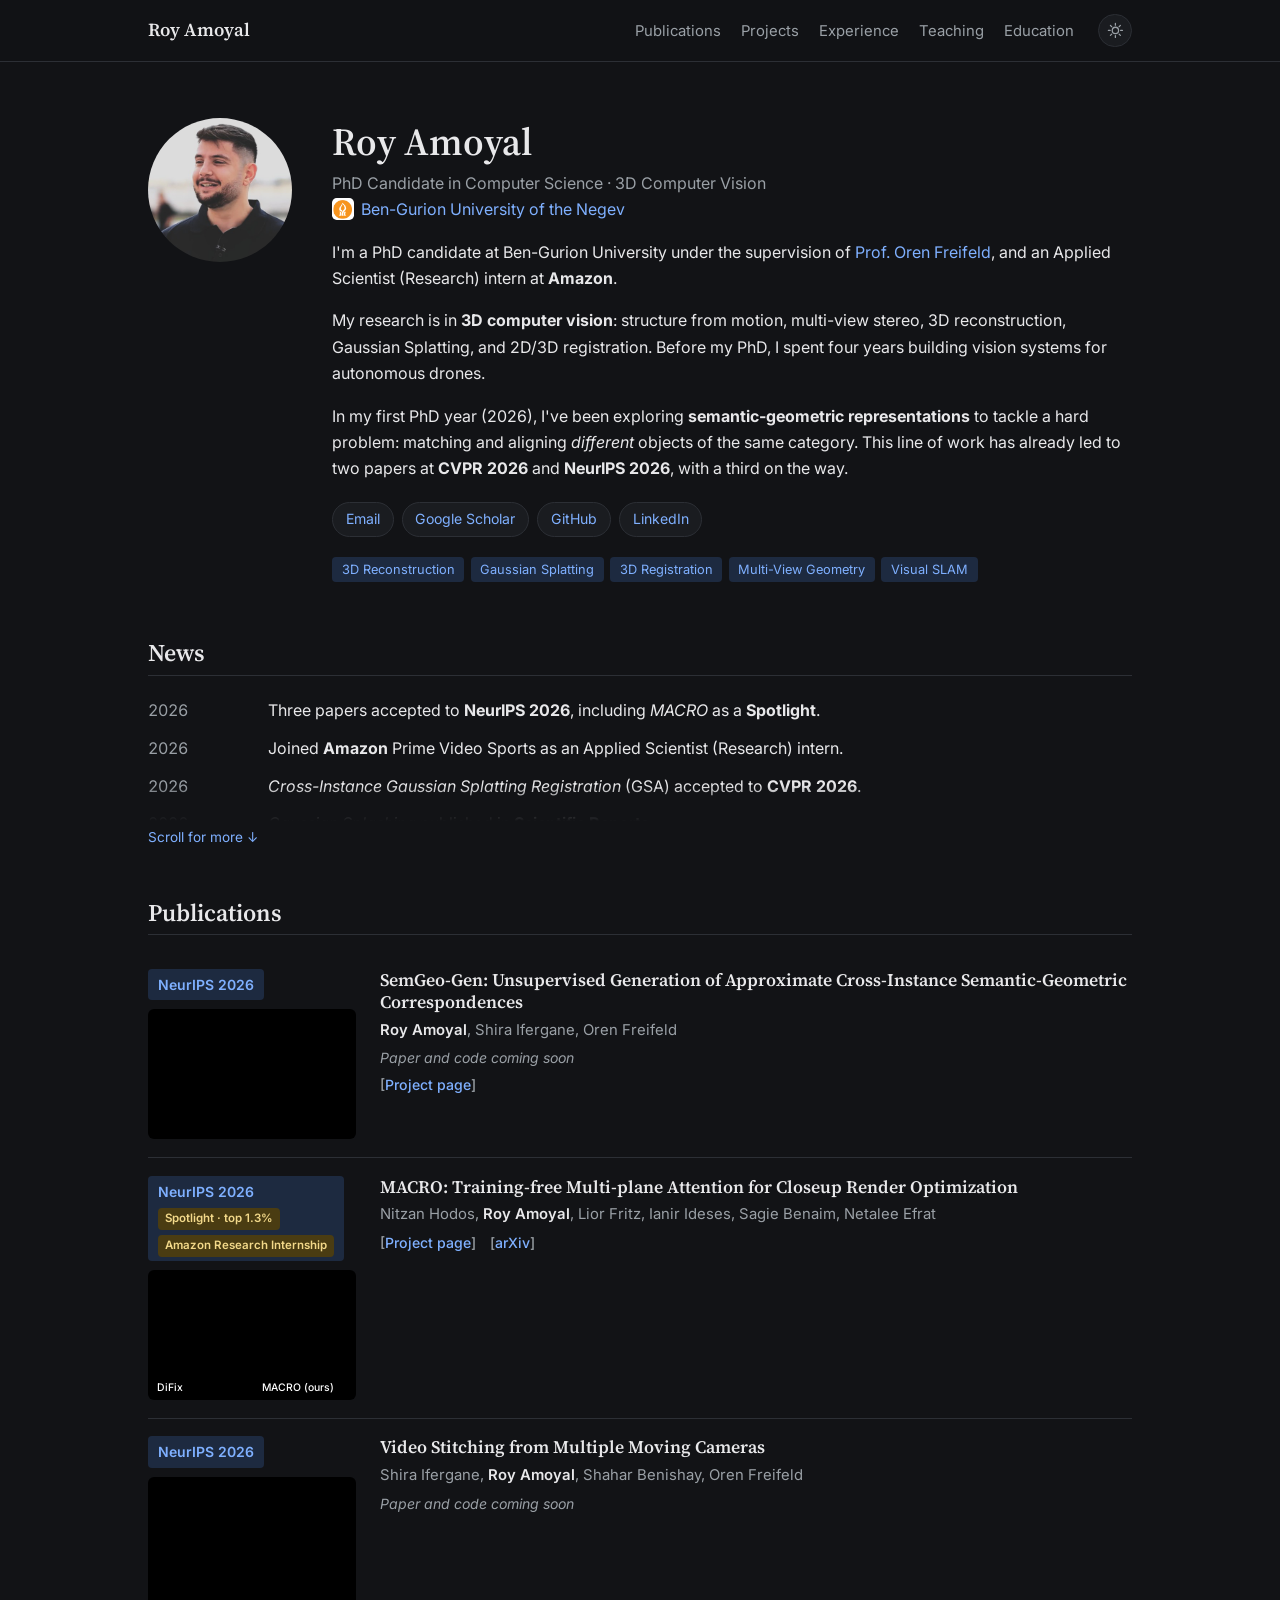
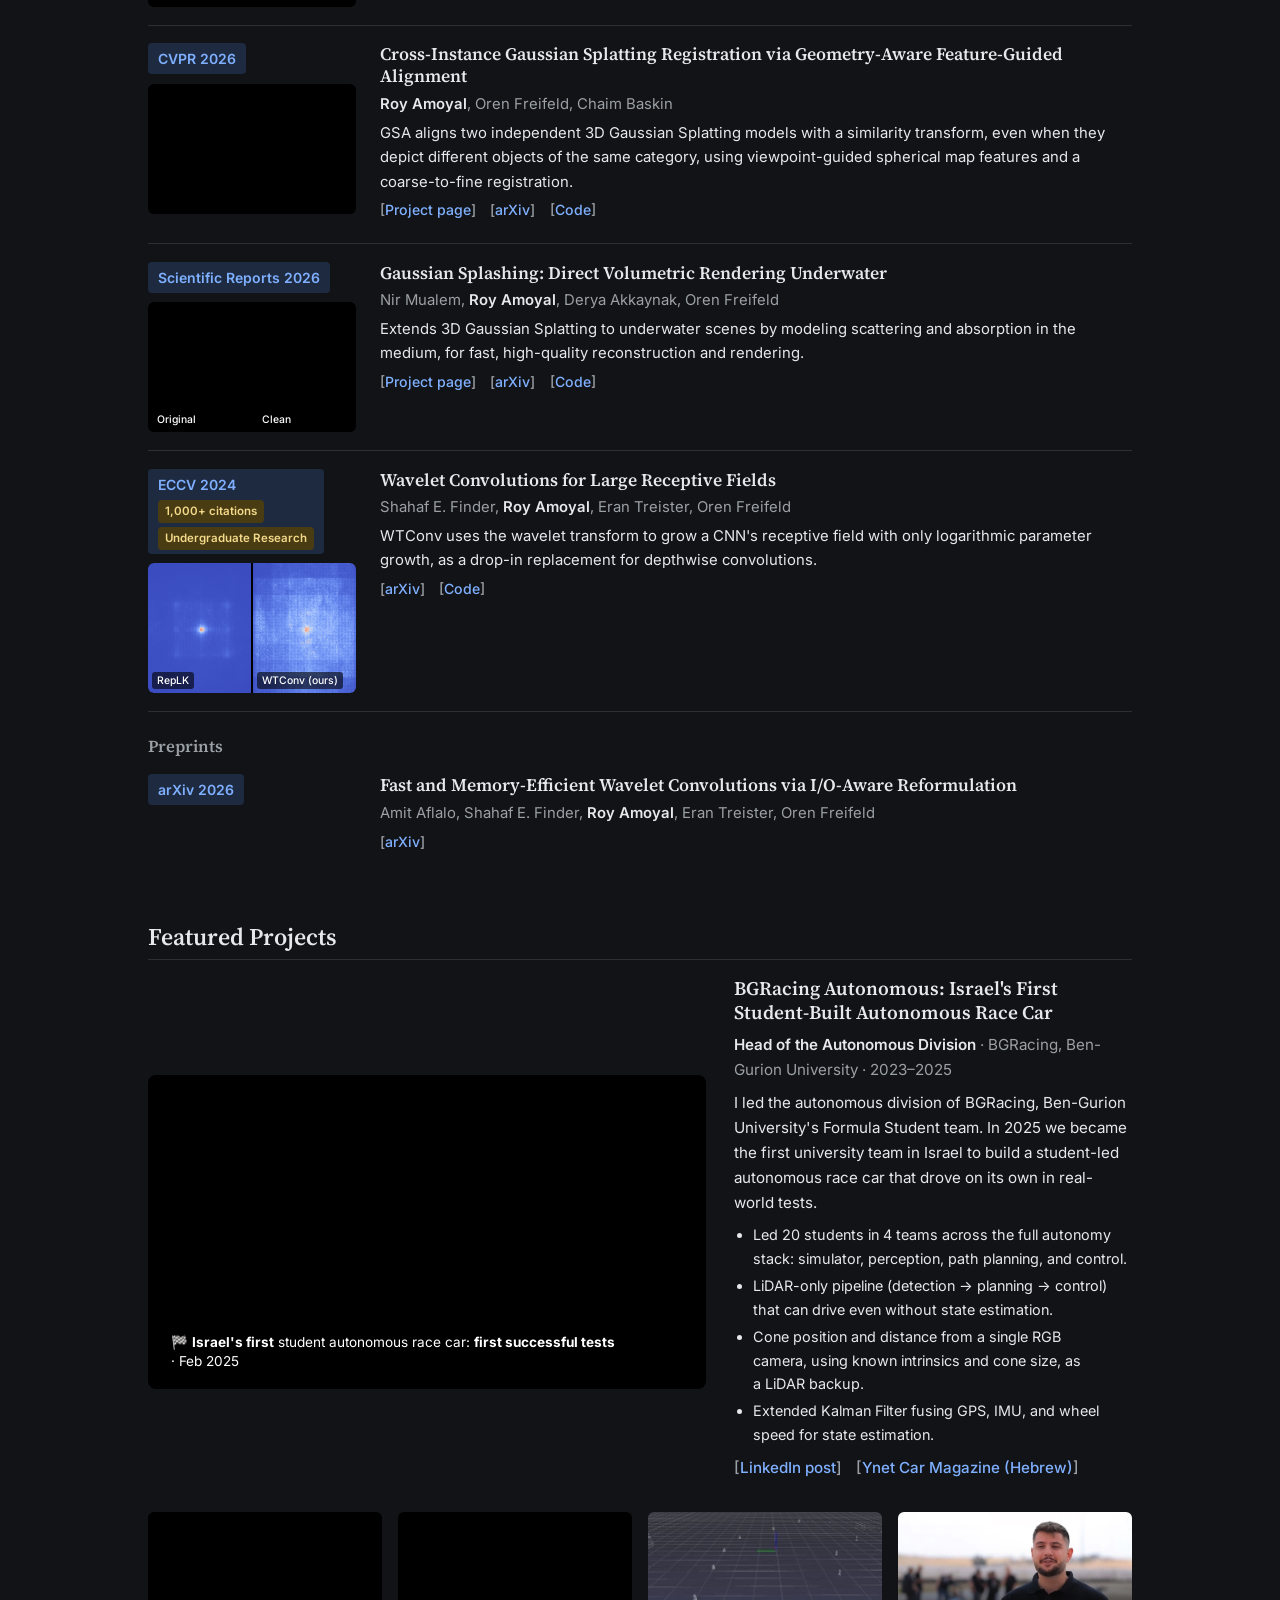
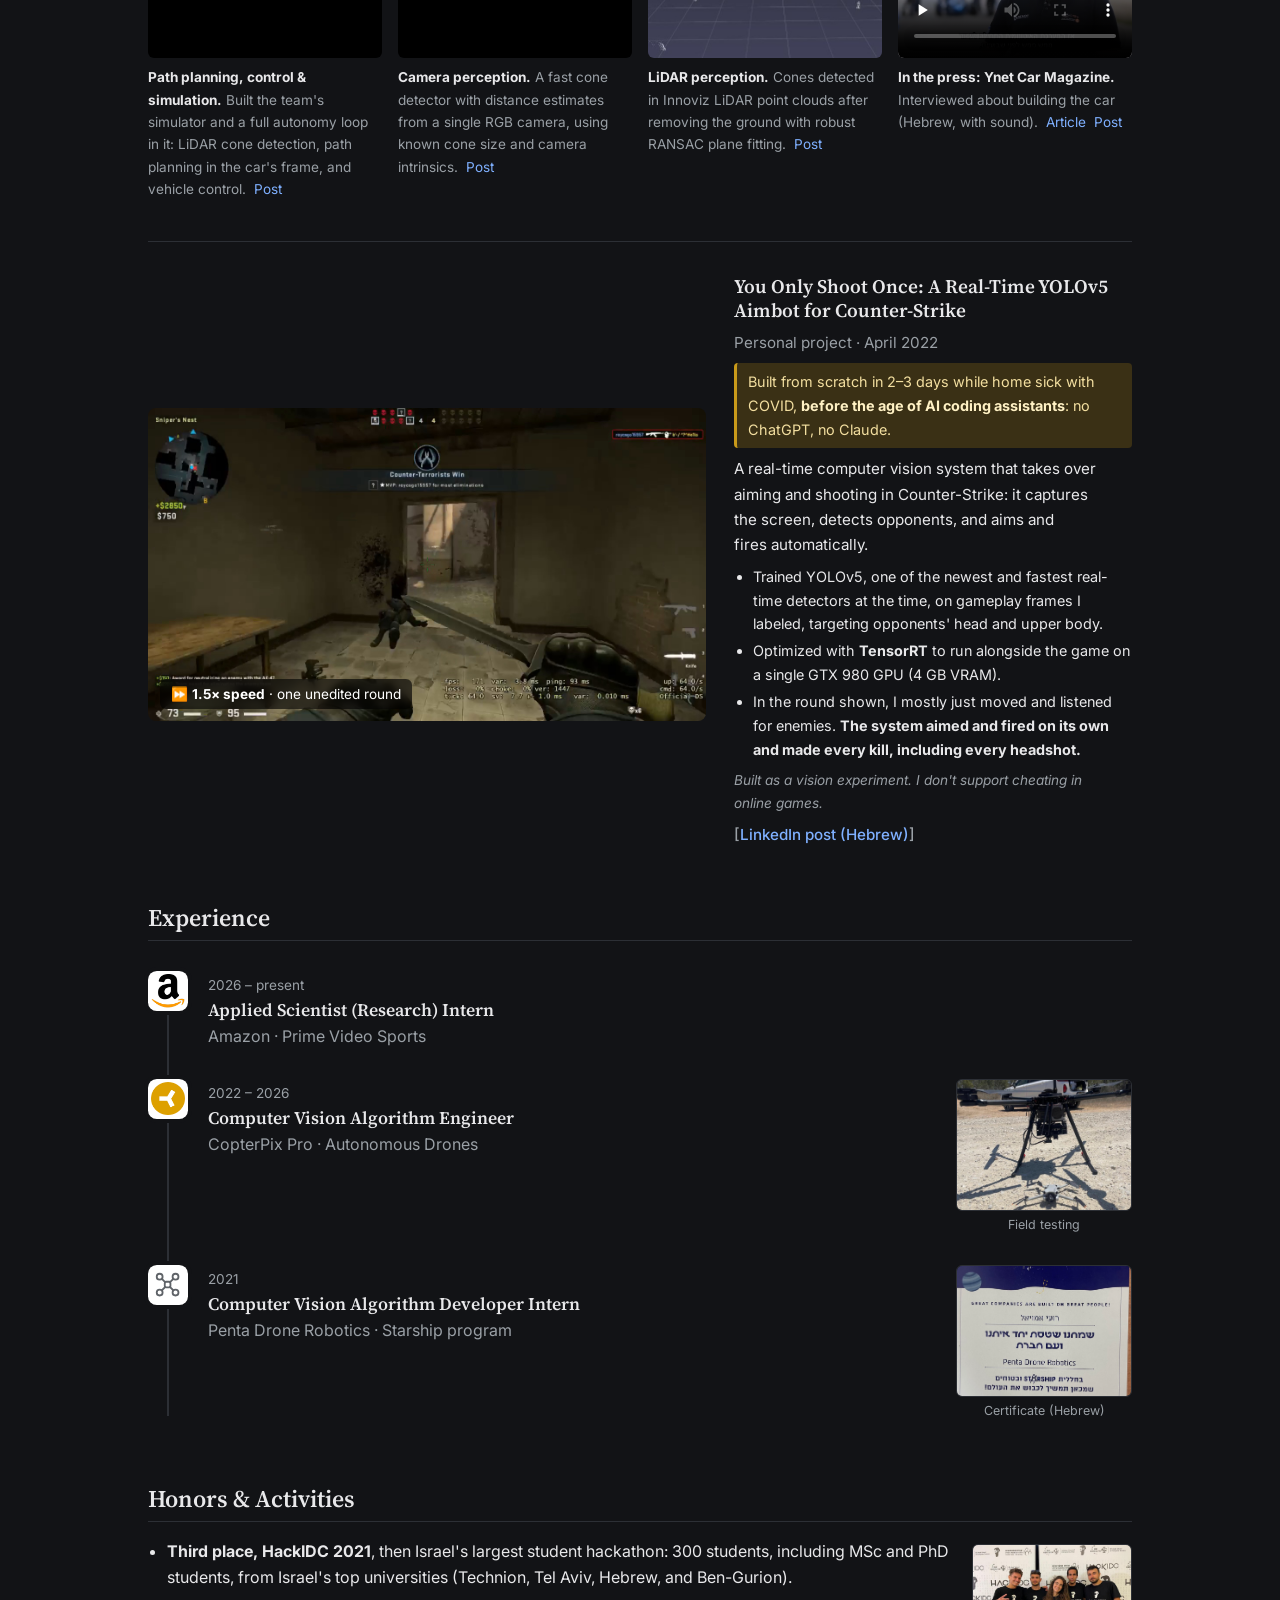
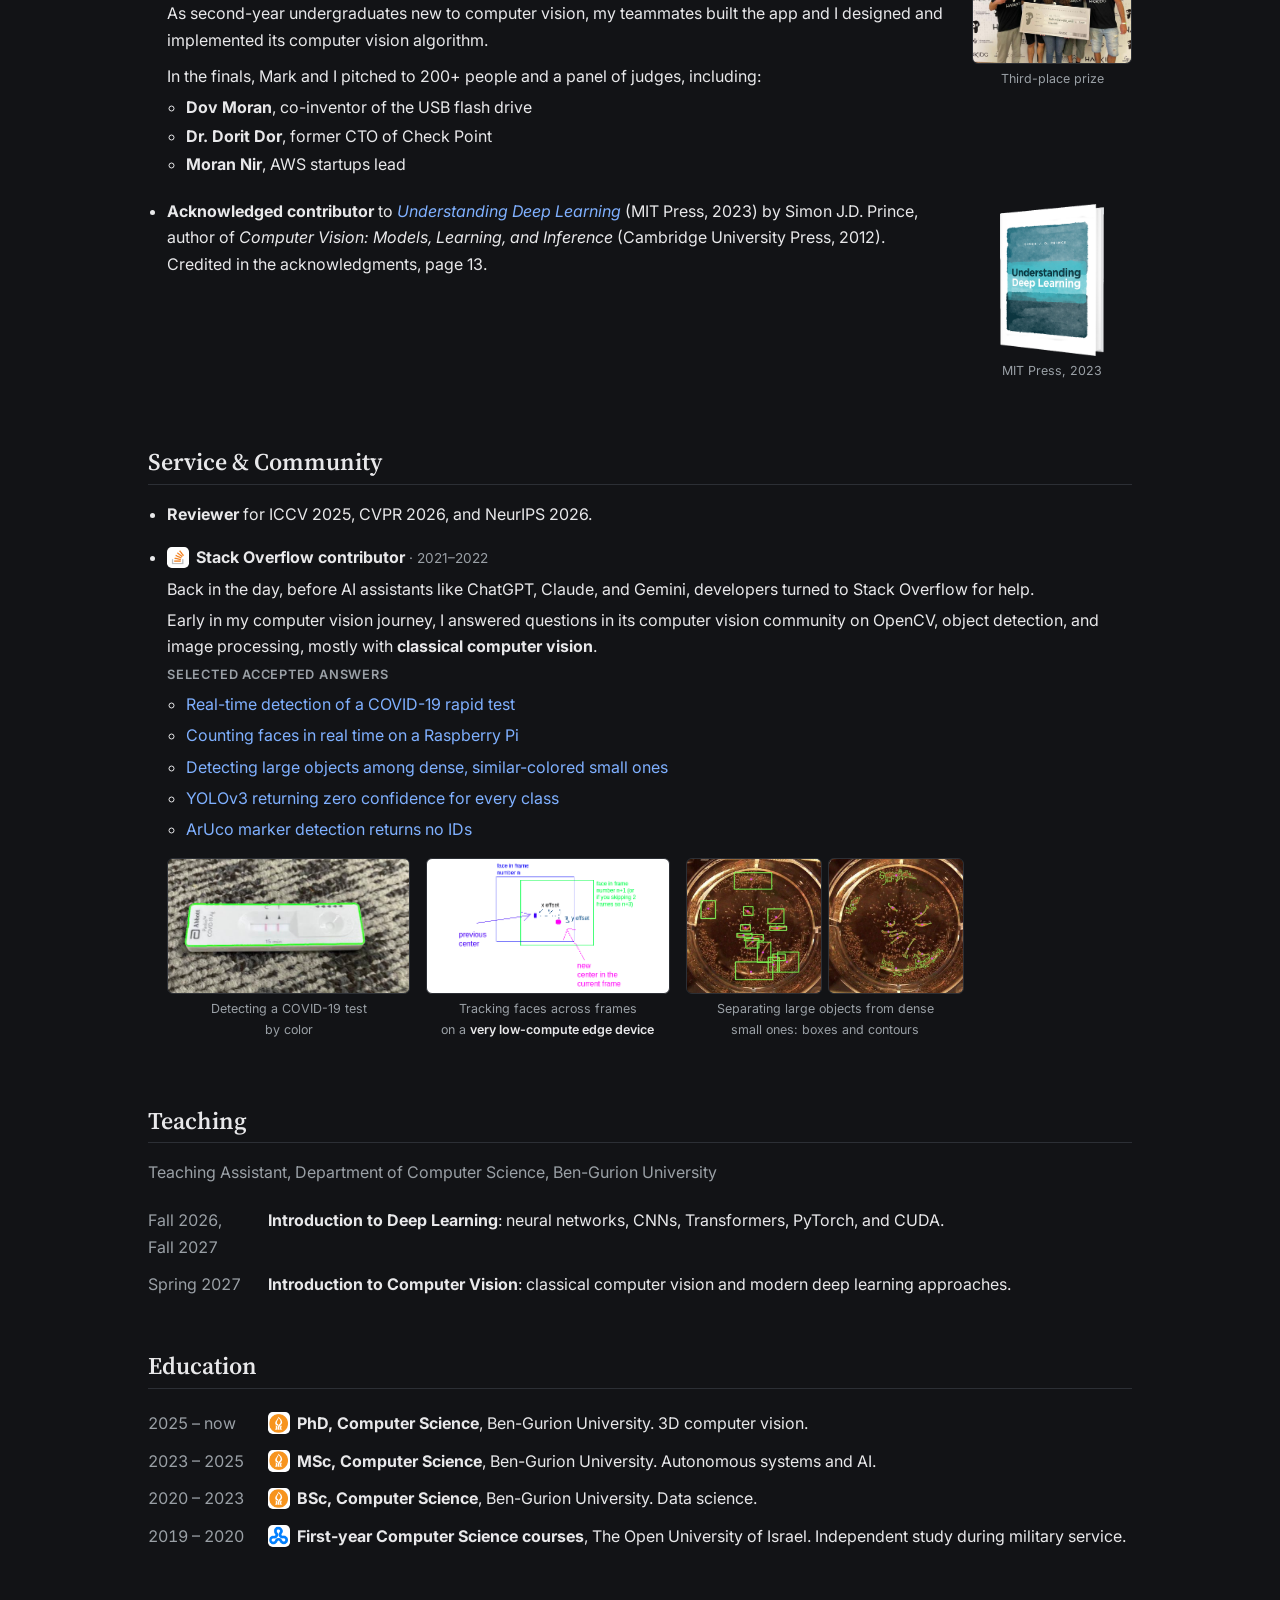
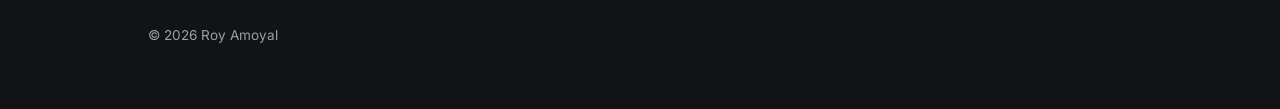
<file: index.html>
<!doctype html>
<html lang="en" data-theme="dark">
<head>
  <meta charset="utf-8">
  <meta name="viewport" content="width=device-width, initial-scale=1">
  <title>Roy Amoyal</title>
  <meta name="description" content="Roy Amoyal — PhD candidate in 3D Computer Vision at Ben-Gurion University. Gaussian Splatting, 3D registration, and reconstruction.">
  <link rel="preconnect" href="https://fonts.googleapis.com">
  <link rel="preconnect" href="https://fonts.gstatic.com" crossorigin>
  <link href="https://fonts.googleapis.com/css2?family=Inter:wght@400;500;600&family=Source+Serif+4:opsz,wght@8..60,500;8..60,600&display=swap" rel="stylesheet">
  <script>
    // Apply a saved light/dark choice before the page draws, to avoid a flash.
    try { const t = localStorage.getItem('theme'); if (t) document.documentElement.dataset.theme = t; } catch (e) {}
  </script>
  <link rel="stylesheet" href="style.css?v=25">
  <script>
    // Google Analytics and Microsoft Clarity: run only on the live site, not on local copies.
    if (location.hostname === 'royamoyal.github.io') {
      const ga = document.createElement('script');
      ga.async = true;
      ga.src = 'https://www.googletagmanager.com/gtag/js?id=G-GLL4VV46KW';
      document.head.appendChild(ga);
      window.dataLayer = window.dataLayer || [];
      window.gtag = function () { dataLayer.push(arguments); };
      gtag('js', new Date());
      gtag('config', 'G-GLL4VV46KW');

      // Microsoft Clarity (visit recordings and heatmaps).
      (function (c, l, a, r, i, t, y) {
        c[a] = c[a] || function () { (c[a].q = c[a].q || []).push(arguments); };
        t = l.createElement(r); t.async = 1; t.src = 'https://www.clarity.ms/tag/' + i;
        y = l.getElementsByTagName(r)[0]; y.parentNode.insertBefore(t, y);
      })(window, document, 'clarity', 'script', 'ysxqgvgo44');
    }
  </script>
</head>
<body>
  <header class="site-header">
    <nav class="wrap nav">
      <a class="brand" href="#"><img class="brand-avatar" src="profile.jpg" alt="" width="30" height="30">Roy Amoyal</a>
      <ul>
        <li><a href="#publications">Publications</a></li>
        <li><a href="#projects">Projects</a></li>
        <li><a href="#experience">Experience</a></li>
        <li><a href="#teaching">Teaching</a></li>
        <li><a href="#education">Education</a></li>
      </ul>
      <button class="theme-toggle" type="button" aria-label="Switch to light mode">
        <svg class="icon-sun" viewBox="0 0 24 24" aria-hidden="true"><circle cx="12" cy="12" r="4.5"/><path d="M12 2v2.5M12 19.5V22M2 12h2.5M19.5 12H22M4.9 4.9l1.8 1.8M17.3 17.3l1.8 1.8M4.9 19.1l1.8-1.8M17.3 6.7l1.8-1.8"/></svg>
        <svg class="icon-moon" viewBox="0 0 24 24" aria-hidden="true"><path d="M20.5 14.5A8.5 8.5 0 0 1 9.5 3.5a8.5 8.5 0 1 0 11 11z"/></svg>
      </button>
    </nav>
  </header>

  <main class="wrap">
    <section id="about" class="hero">
      <img class="avatar" src="profile.jpg" alt="Roy Amoyal">
      <div class="hero-text">
        <h1>Roy Amoyal</h1>
        <p class="role">PhD Candidate in Computer Science &middot; 3D Computer Vision<br>
          <img class="logo" src="logo_bgu.png" alt="" width="22" height="22"><a href="https://www.bgu.ac.il/en/" target="_blank" rel="noopener">Ben-Gurion University of the Negev</a></p>
        <p>
          I'm a PhD candidate at Ben-Gurion University under the supervision of
          <a href="https://www.orenfreifeld.com/" target="_blank" rel="noopener">Prof. Oren Freifeld</a>,
          and an Applied Scientist (Research) intern at <strong>Amazon</strong>.
        </p>
        <p>
          My research is in <strong>3D computer vision</strong>: structure from motion, multi-view stereo,
          3D reconstruction, Gaussian Splatting, and 2D/3D registration. Before my PhD, I spent four years
          building vision systems for autonomous drones.
        </p>
        <p>
          In my first PhD year (2026), I've been exploring <strong>semantic-geometric representations</strong> to tackle
          a hard problem: matching and aligning <em>different</em> objects of the same category. This line of
          work has already led to two papers at <strong>CVPR 2026</strong> and <strong>NeurIPS 2026</strong>,
          with a third on the way.
        </p>



        <ul class="links">
          <li><a href="mailto:roy15957@gmail.com">Email</a></li>
          <li><a href="https://scholar.google.com/citations?user=basR76gAAAAJ" target="_blank" rel="noopener">Google Scholar</a></li>
          <li><a href="https://github.com/RoyAmoyal" target="_blank" rel="noopener">GitHub</a></li>
          <li><a href="https://www.linkedin.com/in/roy-amoyal/" target="_blank" rel="noopener">LinkedIn</a></li>
          <!-- <li><a href="cv.pdf" target="_blank" rel="noopener">CV</a></li> -->
        </ul>
        <p class="interests">
          <span>3D Reconstruction</span><span>Gaussian Splatting</span><span>3D Registration</span>
          <span>Multi-View Geometry</span><span>Visual SLAM</span>
        </p>
      </div>
    </section>

    <section id="news">
      <h2>News</h2>
      <ul class="timeline news-scroll" tabindex="0" aria-label="News, scroll for older items">
        <li><time>2026</time> <span>Three papers accepted to <strong>NeurIPS 2026</strong>, including <em>MACRO</em> as a <strong>Spotlight</strong>.</span></li>
        <li><time>2026</time> <span>Joined <strong>Amazon</strong> Prime Video Sports as an Applied Scientist (Research) intern.</span></li>
        <li><time>2026</time> <span><em>Cross-Instance Gaussian Splatting Registration</em> (GSA) accepted to <strong>CVPR 2026</strong>.</span></li>
        <li><time>2026</time> <span><em>Gaussian Splashing</em> published in <strong>Scientific Reports</strong>.</span></li>
        <li><time>2024</time> <span><em>Wavelet Convolutions for Large Receptive Fields</em> (WTConv) published at <strong>ECCV 2024</strong>. It has since passed 1,000 citations.</span></li>
      </ul>
      <button class="news-more" type="button">Scroll for more &darr;</button>
    </section>

    <section id="publications">
      <h2>Publications</h2>

      <article class="pub">
        <div class="pub-side">
          <div class="pub-venue">NeurIPS 2026</div>
          <div class="pub-video"><video style="object-fit: cover" src="semgeo_web.mp4" autoplay muted loop playsinline aria-label="SemGeo-Gen: correspondences between two airplanes, then two cars, of the same category"></video></div>
        </div>
        <div>
          <h3>SemGeo-Gen: Unsupervised Generation of Approximate Cross-Instance Semantic-Geometric Correspondences</h3>
          <p class="authors"><b>Roy Amoyal</b>, Shira Ifergane, Oren Freifeld</p>
          <p class="soon">Paper and code coming soon</p>
          <p class="pub-links">
            <a href="https://bgu-cs-vil.github.io/SemGeo-Gen/" target="_blank" rel="noopener">Project page</a>
          </p>
        </div>
      </article>

      <article class="pub">
        <div class="pub-side">
          <div class="pub-venue">NeurIPS 2026<span class="badge">Spotlight &middot; top 1.3%</span><span class="badge">Amazon Research Internship</span></div>
          <div class="pub-video pub-compare" data-sync>
            <figure><video src="macro_difix_web.mp4" autoplay muted playsinline preload="auto" aria-label="DiFix render"></video><figcaption>DiFix</figcaption></figure>
            <figure><video src="macro_web.mp4" autoplay muted playsinline preload="auto" aria-label="MACRO render"></video><figcaption>MACRO (ours)</figcaption></figure>
          </div>
        </div>
        <div>
          <h3>MACRO: Training-free Multi-plane Attention for Closeup Render Optimization</h3>
          <p class="authors">Nitzan Hodos, <b>Roy Amoyal</b>, Lior Fritz, Ianir Ideses, Sagie Benaim, Netalee Efrat</p>
          <p class="pub-links">
            <a href="https://nitzanhod.github.io/MACRO/" target="_blank" rel="noopener">Project page</a>
            <a href="https://arxiv.org/abs/2607.03875" target="_blank" rel="noopener">arXiv</a>
          </p>
        </div>
      </article>

      <article class="pub">
        <div class="pub-side">
          <div class="pub-venue">NeurIPS 2026</div>
          <div class="pub-video"><video src="mvis.mp4" autoplay muted loop playsinline aria-label="Video stitching from multiple moving cameras demo"></video></div>
        </div>
        <div>
          <h3>Video Stitching from Multiple Moving Cameras</h3>
          <p class="authors">Shira Ifergane, <b>Roy Amoyal</b>, Shahar Benishay, Oren Freifeld</p>
          <p class="soon">Paper and code coming soon</p>
        </div>
      </article>

      <article class="pub">
        <div class="pub-side">
          <div class="pub-venue">CVPR 2026</div>
          <div class="pub-video"><video class="crop" style="--top: 13.5%; --bottom: 0%; --zoom: 1.25" src="gsa_web.mp4" autoplay muted loop playsinline aria-label="GSA: cross-instance Gaussian Splatting registration demo"></video></div>
        </div>
        <div>
          <h3>Cross-Instance Gaussian Splatting Registration via Geometry-Aware Feature-Guided Alignment</h3>
          <p class="authors"><b>Roy Amoyal</b>, Oren Freifeld, Chaim Baskin</p>
          <p class="summary">GSA aligns two independent 3D Gaussian Splatting models with a similarity
            transform, even when they depict different objects of the same category, using
            viewpoint-guided spherical map features and a coarse-to-fine registration.</p>
          <p class="pub-links">
            <a href="https://bgu-cs-vil.github.io/GSA-project/" target="_blank" rel="noopener">Project page</a>
            <a href="https://arxiv.org/abs/2603.21936" target="_blank" rel="noopener">arXiv</a>
            <a href="https://github.com/BGU-CS-VIL/GSA" target="_blank" rel="noopener">Code</a>
          </p>
        </div>
      </article>

      <article class="pub">
        <div class="pub-side">
          <div class="pub-venue">Scientific Reports 2026</div>
          <div class="pub-video pub-compare" data-sync>
            <figure><video src="splashing_original_web.mp4" autoplay muted playsinline preload="auto" aria-label="Original underwater rendering"></video><figcaption>Original</figcaption></figure>
            <figure><video src="splashing_clean_web.mp4" autoplay muted playsinline preload="auto" aria-label="Clean rendering with the water removed"></video><figcaption>Clean</figcaption></figure>
          </div>
        </div>
        <div>
          <h3>Gaussian Splashing: Direct Volumetric Rendering Underwater</h3>
          <p class="authors">Nir Mualem, <b>Roy Amoyal</b>, Derya Akkaynak, Oren Freifeld</p>
          <p class="summary">Extends 3D Gaussian Splatting to underwater scenes by modeling scattering
            and absorption in the medium, for fast, high-quality reconstruction and rendering.</p>
          <p class="pub-links">
            <a href="https://bgu-cs-vil.github.io/gaussiansplashingUW.github.io/" target="_blank" rel="noopener">Project page</a>
            <a href="https://arxiv.org/abs/2411.19588" target="_blank" rel="noopener">arXiv</a>
            <a href="https://github.com/BGU-CS-VIL/gaussianSplashing" target="_blank" rel="noopener">Code</a>
          </p>
        </div>
      </article>

      <article class="pub">
        <div class="pub-side">
          <div class="pub-venue">ECCV 2024<span class="badge">1,000+ citations</span><span class="badge">Undergraduate Research</span></div>
          <div class="pub-video pub-compare">
            <figure><img src="wtconv_erf_replk.png" alt="Effective receptive field with RepLK" loading="lazy"><figcaption>RepLK</figcaption></figure>
            <figure><img src="wtconv_erf.png" alt="Effective receptive field with WTConv" loading="lazy"><figcaption>WTConv (ours)</figcaption></figure>
          </div>
        </div>
        <div>
          <h3>Wavelet Convolutions for Large Receptive Fields</h3>
          <p class="authors">Shahaf E. Finder, <b>Roy Amoyal</b>, Eran Treister, Oren Freifeld</p>
          <p class="summary">WTConv uses the wavelet transform to grow a CNN's receptive field with
            only logarithmic parameter growth, as a drop-in replacement for depthwise convolutions.</p>
          <p class="pub-links">
            <a href="https://arxiv.org/abs/2407.05848" target="_blank" rel="noopener">arXiv</a>
            <a href="https://github.com/BGU-CS-VIL/WTConv" target="_blank" rel="noopener">Code</a>
          </p>
        </div>
      </article>

      <h3 class="subhead">Preprints</h3>

      <article class="pub">
        <div class="pub-venue">arXiv 2026</div>
        <div>
          <h3>Fast and Memory-Efficient Wavelet Convolutions via I/O-Aware Reformulation</h3>
          <p class="authors">Amit Aflalo, Shahaf E. Finder, <b>Roy Amoyal</b>, Eran Treister, Oren Freifeld</p>
          <p class="pub-links">
            <a href="https://arxiv.org/abs/2608.10805" target="_blank" rel="noopener">arXiv</a>
          </p>
        </div>
      </article>
    </section>

    <section id="projects">
      <h2>Featured Projects</h2>

      <article class="project">
        <div class="project-top">
          <div class="project-hero">
            <video src="race_car_web.mp4" autoplay muted loop playsinline aria-label="BGRacing autonomous race car driving through a cone track"></video>
            <p class="hero-caption">&#127937; <strong>Israel's first</strong> student autonomous race car: <strong>first successful tests</strong> <span class="nowrap">&middot; Feb 2025</span></p>
          </div>
          <div class="project-text">
            <h3>BGRacing Autonomous: Israel's First Student-Built Autonomous Race Car</h3>
            <p class="project-meta"><strong>Head of the Autonomous Division</strong> &middot; BGRacing, Ben-Gurion University &middot; 2023&ndash;2025</p>
            <p>
              I led the autonomous division of BGRacing, Ben-Gurion University's Formula Student team.
              In 2025 we became the first university team in Israel to build a student-led autonomous race car that drove on its own in real-world tests.
            </p>
            <ul class="bullets">
              <li>Led 20 students in 4 teams across the full autonomy stack: simulator, perception, path planning, and control.</li>
              <li>LiDAR-only pipeline (detection &rarr; planning &rarr; control) that can drive even without state estimation.</li>
              <li>Cone position and distance from a single RGB camera, using known intrinsics and cone size, as a LiDAR&nbsp;backup.</li>
              <li>Extended Kalman Filter fusing GPS, IMU, and wheel speed for state estimation.</li>
            </ul>
            <p class="pub-links">
              <a href="https://www.linkedin.com/posts/roy-amoyal_we-did-it-we-are-proud-to-be-the-first-activity-7294072392140644354-jOsV" target="_blank" rel="noopener">LinkedIn post</a>
              <a href="https://www.icar.co.il/magazine_4.25/bjomf3jtye/" target="_blank" rel="noopener">Ynet Car Magazine (Hebrew)</a>
            </p>
          </div>
        </div>

        <div class="project-gallery">
          <div class="project-tile">
            <div class="pub-video"><video style="object-fit: cover; transform: scale(1.14); transform-origin: top left" src="race_sim.mp4" autoplay muted loop playsinline aria-label="LiDAR-only autonomous driving in simulation"></video></div>
            <p><strong>Path planning, control &amp; simulation.</strong> Built the team's simulator and a full autonomy loop in it: LiDAR cone detection, path planning in the car's frame, and vehicle control.
              <a href="https://www.linkedin.com/feed/update/urn:li:activity:7279184990750298112/" target="_blank" rel="noopener">Post</a></p>
          </div>
          <div class="project-tile">
            <div class="pub-video"><video style="object-fit: cover; transform: scale(1.8); transform-origin: 50% 100%" src="race_camera_web.mp4" autoplay muted loop playsinline aria-label="Cone detection and distance estimation from a single RGB camera"></video></div>
            <p><strong>Camera perception.</strong> A fast cone detector with distance estimates from a single RGB camera, using known cone size and camera intrinsics.
              <a href="https://www.linkedin.com/feed/update/urn:li:activity:7013843269046398977/" target="_blank" rel="noopener">Post</a></p>
          </div>
          <div class="project-tile">
            <div class="pub-video"><img style="width: 100%; height: 100%; object-fit: cover" src="lidar_cones.jpg" alt="Cones detected in a LiDAR point cloud after ground removal" loading="lazy"></div>
            <p><strong>LiDAR perception.</strong> Cones detected in Innoviz LiDAR point clouds after removing the ground with robust RANSAC plane fitting.
              <a href="https://www.linkedin.com/feed/update/urn:li:activity:7013777985358983168/" target="_blank" rel="noopener">Post</a></p>
          </div>
          <div class="project-tile">
            <div class="pub-video"><video style="object-fit: cover" src="race_ynet.mp4" poster="race_ynet_poster.jpg" controls playsinline preload="none" aria-label="Interview about the autonomous race car (Hebrew)"></video></div>
            <p><strong>In the press: Ynet Car Magazine.</strong> Interviewed about building the car (Hebrew, with sound).
              <a href="https://www.icar.co.il/magazine_4.25/bjomf3jtye/" target="_blank" rel="noopener">Article</a>
              <a href="https://www.linkedin.com/feed/update/urn:li:activity:7316398176528162816/" target="_blank" rel="noopener">Post</a></p>
          </div>
        </div>
      </article>

      <article class="project">
        <div class="project-top">
          <div class="project-hero">
            <video src="yoso_web.mp4" poster="yoso_poster.jpg" autoplay muted loop playsinline aria-label="One unedited round of Counter-Strike played with the YOLOv5 aim assistant"></video>
            <p class="hero-caption">&#9193; <strong>1.5&times; speed</strong> &middot; one unedited round</p>
          </div>
          <div class="project-text">
            <h3>You Only Shoot Once: A Real-Time YOLOv5 Aimbot for Counter-Strike</h3>
            <p class="project-meta">Personal project &middot; April 2022</p>
            <p class="highlight-note">Built from scratch in 2&ndash;3 days while home sick with COVID, <strong>before the age of AI coding assistants</strong>: no ChatGPT, no Claude.</p>
            <p>
              A real-time computer vision system that takes over aiming and shooting in Counter-Strike: it captures
              the screen, detects opponents, and aims and fires automatically.
            </p>
            <ul class="bullets">
              <li>Trained YOLOv5, one of the newest and fastest real-time detectors at the time, on gameplay frames I labeled, targeting opponents' head and upper body.</li>
              <li>Optimized with <strong>TensorRT</strong> to run alongside the game on a single GTX&nbsp;980 GPU (4&nbsp;GB&nbsp;VRAM).</li>
              <li>In the round shown, I mostly just moved and listened for enemies. <strong>The system aimed and fired on its own and made every kill, including every headshot.</strong></li>
            </ul>
            <p class="project-note">Built as a vision experiment. I don't support cheating in online games.</p>
            <p class="pub-links">
              <a href="https://www.linkedin.com/feed/update/urn:li:activity:6922232440920911872/" target="_blank" rel="noopener">LinkedIn post (Hebrew)</a>
            </p>
          </div>
        </div>
      </article>

    </section>

    <section id="experience">
      <h2>Experience</h2>

      <!-- Timeline: newest first. Detailed bullets are kept in comments inside each item; uncomment to show them. -->
      <ol class="xp-timeline">
        <li class="xp">
          <span class="xp-marker"><img src="logo_amazon.png" alt="" width="40" height="40"></span>
          <div class="xp-body">
            <time>2026 &ndash; present</time>
            <h3>Applied Scientist (Research) Intern</h3>
            <p class="xp-org">Amazon &middot; Prime Video Sports</p>
            <!--
            <ul>
              <li>Leading a research project on feed-forward cross-instance 3D registration: learned 3D feature encoders and their evaluation.</li>
              <li>Built the real-world evaluation benchmark for MACRO, including 3D data collection, COLMAP and 3D Gaussian Splatting ground truth, and large-scale comparison with diffusion-based novel view synthesis methods.</li>
            </ul>
            -->
          </div>
        </li>

        <li class="xp">
          <span class="xp-marker"><img src="logo_copterpix.png" alt="" width="40" height="40"></span>
          <div class="xp-body">
            <time>2022 &ndash; 2026</time>
            <h3>Computer Vision Algorithm Engineer</h3>
            <p class="xp-org">CopterPix Pro &middot; Autonomous Drones</p>
            <!--
            <ul>
              <li>Vision-based navigation under GPS denial: visual SLAM, optical flow, and feature matching, fused with LiDAR and IMU.</li>
              <li>Small-object detection and tracking, and precision landing on ArUco markers.</li>
              <li>Deployed models on edge devices such as NVIDIA Jetson and Raspberry Pi.</li>
            </ul>
            -->
          </div>
          <figure class="xp-photo"><a href="copterpix.jpg" target="_blank" rel="noopener"><img style="object-position: 50% 45%" src="copterpix.jpg" alt="CopterPix drone with its onboard compute payload, during field testing" loading="lazy"></a><figcaption>Field testing</figcaption></figure>
        </li>

        <li class="xp">
          <span class="xp-marker xp-marker-icon" aria-hidden="true"><svg viewBox="0 0 24 24"><circle cx="5" cy="5" r="2.6"/><circle cx="19" cy="5" r="2.6"/><circle cx="5" cy="19" r="2.6"/><circle cx="19" cy="19" r="2.6"/><path d="M7 7l3 3M17 7l-3 3M7 17l3-3M17 17l-3-3"/><rect x="9.5" y="9.5" width="5" height="5" rx="1"/></svg></span>
          <div class="xp-body">
            <time>2021</time>
            <h3>Computer Vision Algorithm Developer Intern</h3>
            <p class="xp-org">Penta Drone Robotics &middot; Starship program</p>
            <!--
            <ul>
              <li>Developed a precision landing algorithm from the drone's downward camera feed, in simulation. Part of Starship, the Gav-Yam Negev high-tech internship program for outstanding BGU students.</li>
            </ul>
            -->
          </div>
          <figure class="xp-photo"><a href="penta_certificate.jpg" target="_blank" rel="noopener"><img style="object-position: 50% 38%" src="penta_certificate.jpg" alt="Starship internship program certificate for Penta Drone Robotics" loading="lazy"></a><figcaption>Certificate (Hebrew)</figcaption></figure>
        </li>
      </ol>
    </section>


    <section id="activities">
      <h2>Honors &amp; Activities</h2>
      <ul class="bullets">
        <li><div class="li-media"><div class="li-text"><p><strong>Third place, HackIDC 2021</strong>, then Israel's largest student hackathon: 300 students, including MSc and PhD students, from Israel's top universities (Technion, Tel Aviv, Hebrew, and Ben-Gurion).</p><p>As second-year undergraduates new to computer vision, my teammates built the app and I designed and implemented its computer vision algorithm.</p><p>In the finals, Mark and I pitched to 200+ people and a panel of judges, including:</p><ul class="judges"><li><strong>Dov Moran</strong>, co-inventor of the USB flash drive</li><li><strong>Dr. Dorit Dor</strong>, former CTO of Check Point</li><li><strong>Moran Nir</strong>, AWS startups lead</li></ul></div><figure class="entry-figure"><a href="hackidc_win.jpg" target="_blank" rel="noopener"><img src="hackidc_win.jpg" alt="Team Survey Vision with the HackIDC 2021 third-place check" loading="lazy"></a><figcaption>Third-place prize</figcaption></figure></div></li>
        <li><div class="li-media"><span><strong>Acknowledged contributor</strong> to <a href="https://udlbook.github.io/udlbook/" target="_blank" rel="noopener"><em>Understanding Deep Learning</em></a> (MIT Press, 2023) by Simon J.D. Prince, author of <em>Computer Vision: Models, Learning, and Inference</em> (Cambridge University Press, 2012). Credited in the acknowledgments, page&nbsp;13.</span><figure class="entry-figure entry-figure-plain"><a href="https://udlbook.github.io/udlbook/" target="_blank" rel="noopener"><img src="udl_book.png" alt="Cover of Understanding Deep Learning by Simon J.D. Prince" loading="lazy"></a><figcaption>MIT Press, 2023</figcaption></figure></div></li>
      </ul>
    </section>

    <section id="community">
      <h2>Service &amp; Community</h2>
      <ul class="bullets">
        <li><strong>Reviewer</strong> for ICCV 2025, CVPR 2026, and NeurIPS 2026.</li>
        <li>
          <p class="so-head"><img class="logo" src="logo_stackoverflow.png" alt="" width="22" height="22"><strong>Stack Overflow contributor</strong> <span class="so-years">&middot; 2021&ndash;2022</span></p>
          <p>Back in the day, before AI assistants like ChatGPT, Claude, and Gemini, developers turned to Stack Overflow for help.</p>
          <p>Early in my computer vision
        journey, I answered questions in its computer vision community on OpenCV, object detection, and image processing, mostly with
        <strong>classical computer vision</strong>.</p>
          <p class="so-label">Selected accepted answers</p>
          <ul class="so-answers">
            <li><a href="https://stackoverflow.com/a/69307887" target="_blank" rel="noopener">Real-time detection of a COVID-19 rapid test</a></li>
            <li><a href="https://stackoverflow.com/a/72133293" target="_blank" rel="noopener">Counting faces in real time on a Raspberry Pi</a></li>
            <li><a href="https://stackoverflow.com/a/69510686" target="_blank" rel="noopener">Detecting large objects among dense, similar-colored small ones</a></li>
            <li><a href="https://stackoverflow.com/a/69302102" target="_blank" rel="noopener">YOLOv3 returning zero confidence for every class</a></li>
            <li><a href="https://stackoverflow.com/a/69691167" target="_blank" rel="noopener">ArUco marker detection returns no IDs</a></li>
          </ul>
          <div class="so-gallery">
            <figure><a href="https://stackoverflow.com/a/69307887" target="_blank" rel="noopener"><img src="so_covid_bbox.jpg" alt="COVID-19 rapid test outlined in green by color-based detection" loading="lazy"></a><figcaption>Detecting a COVID-19 test<br>by color</figcaption></figure>
            <figure><a href="https://stackoverflow.com/a/72133293" target="_blank" rel="noopener"><img class="so-diagram" src="so_face_tracking.png" alt="Diagram: tracking a face center between frames using x and y offsets" loading="lazy"></a><figcaption>Tracking faces across frames<br>on a <strong>very low-compute edge device</strong></figcaption></figure>
            <figure class="so-pair"><a href="https://stackoverflow.com/a/69510686" target="_blank" rel="noopener"><img src="so_large_boxes.jpg" alt="Large objects in a dish found with bounding boxes and centers" loading="lazy"><img src="so_large_contours.jpg" alt="The same large objects found with contours and centers" loading="lazy"></a><figcaption>Separating large objects from dense<br>small ones: boxes and contours</figcaption></figure>
          </div>
        </li>
      </ul>
    </section>

    <section id="teaching">
      <h2>Teaching</h2>
      <p class="muted">Teaching Assistant, Department of Computer Science, Ben-Gurion University</p>
      <ul class="timeline">
        <li><time>Fall 2026,<br>Fall 2027</time> <span><strong>Introduction to Deep Learning</strong>: neural networks, CNNs, Transformers, PyTorch, and CUDA.</span></li>
        <li><time>Spring 2027</time> <span><strong>Introduction to Computer Vision</strong>: classical computer vision and modern deep learning approaches.</span></li>
      </ul>
    </section>



    <section id="education">
      <h2>Education</h2>
      <ul class="timeline">
        <li><time>2025 &ndash; now</time> <span><img class="logo" src="logo_bgu.png" alt="" width="22" height="22"><strong>PhD, Computer Science</strong>, Ben-Gurion University. 3D computer vision.</span></li>
        <li><time>2023 &ndash; 2025</time> <span><img class="logo" src="logo_bgu.png" alt="" width="22" height="22"><strong>MSc, Computer Science</strong>, Ben-Gurion University. Autonomous systems and AI.</span></li>
        <li><time>2020 &ndash; 2023</time> <span><img class="logo" src="logo_bgu.png" alt="" width="22" height="22"><strong>BSc, Computer Science</strong>, Ben-Gurion University. Data science.</span></li>
        <li><time>2019 &ndash; 2020</time> <span><img class="logo" src="logo_openu.png" alt="" width="22" height="22"><strong>First-year Computer Science courses</strong>, The Open University of Israel. Independent study during military service.</span></li>
      </ul>
    </section>
  </main>

  <footer class="wrap footer">
    <p>&copy; <span id="year">2026</span> Roy Amoyal</p>
  </footer>

  <script>
    document.getElementById('year').textContent = new Date().getFullYear();

    // Light/dark toggle; the choice is remembered for next visits.
    const themeBtn = document.querySelector('.theme-toggle');
    const setThemeLabel = () => themeBtn.setAttribute('aria-label', document.documentElement.dataset.theme === 'dark' ? 'Switch to light mode' : 'Switch to dark mode');
    themeBtn.addEventListener('click', () => {
      const next = document.documentElement.dataset.theme === 'dark' ? 'light' : 'dark';
      document.documentElement.dataset.theme = next;
      try { localStorage.setItem('theme', next); } catch (e) {}
      setThemeLabel();
    });
    setThemeLabel();

    // News: show the three newest items; older ones scroll. Fade hints at more until the end.
    const news = document.querySelector('.news-scroll');
    if (news) {
      const fitNews = () => {
        const items = news.children;
        news.style.maxHeight = items.length > 3 ? `${items[3].offsetTop + 16}px` : 'none';
        updateNewsFade();
      };
      const newsMore = document.querySelector('.news-more');
      const updateNewsFade = () => {
        const atEnd = news.scrollTop + news.clientHeight >= news.scrollHeight - 2;
        news.classList.toggle('at-end', atEnd);
        newsMore.hidden = atEnd;
      };
      newsMore.addEventListener('click', () => news.scrollBy({ top: news.clientHeight * 0.8, behavior: 'smooth' }));
      news.addEventListener('scroll', updateNewsFade, { passive: true });
      addEventListener('resize', fitNews);
      addEventListener('load', fitNews);
      fitNews();
    }

    // Show the small photo in the top bar once the big profile photo has scrolled out of view.
    const header = document.querySelector('.site-header');
    const bigAvatar = document.querySelector('.hero .avatar');
    const updateHeader = () => header.classList.toggle('scrolled', bigAvatar.getBoundingClientRect().bottom < header.offsetHeight);
    addEventListener('scroll', updateHeader, { passive: true });
    updateHeader();

    // Per-video playback speed for single videos, e.g. data-rate="1.25".
    document.querySelectorAll('video[data-rate]').forEach(v => { v.defaultPlaybackRate = v.playbackRate = parseFloat(v.dataset.rate); });

    // Loop only part of a video, e.g. to skip intro/outro title cards.
    document.querySelectorAll('video[data-start]').forEach(v => {
      const start = parseFloat(v.dataset.start), end = parseFloat(v.dataset.end) || Infinity;
      const jump = () => { v.currentTime = start; };
      v.readyState >= 1 ? jump() : v.addEventListener('loadedmetadata', jump, { once: true });
      v.addEventListener('timeupdate', () => { if (v.currentTime >= end || v.currentTime < start - 0.5) jump(); });
    });

    // Play side-by-side comparison videos in lockstep, restarting them together on each loop.
    document.querySelectorAll('[data-sync]').forEach(group => {
      const videos = [...group.querySelectorAll('video')];
      const [lead, ...rest] = videos;
      const rate = parseFloat(group.dataset.rate) || 1;
      // Start right away; phones never fire "canplaythrough" because they don't buffer ahead.
      const start = () => videos.forEach(v => { v.defaultPlaybackRate = v.playbackRate = rate; v.play().catch(() => {}); });
      lead.addEventListener('ended', () => { videos.forEach(v => { v.currentTime = 0; }); start(); });
      lead.addEventListener('timeupdate', () => {
        rest.forEach(v => { if (Math.abs(v.currentTime - lead.currentTime) > 0.2) v.currentTime = lead.currentTime; });
      });
      start();
    });
  </script>
</body>
</html>
</file>
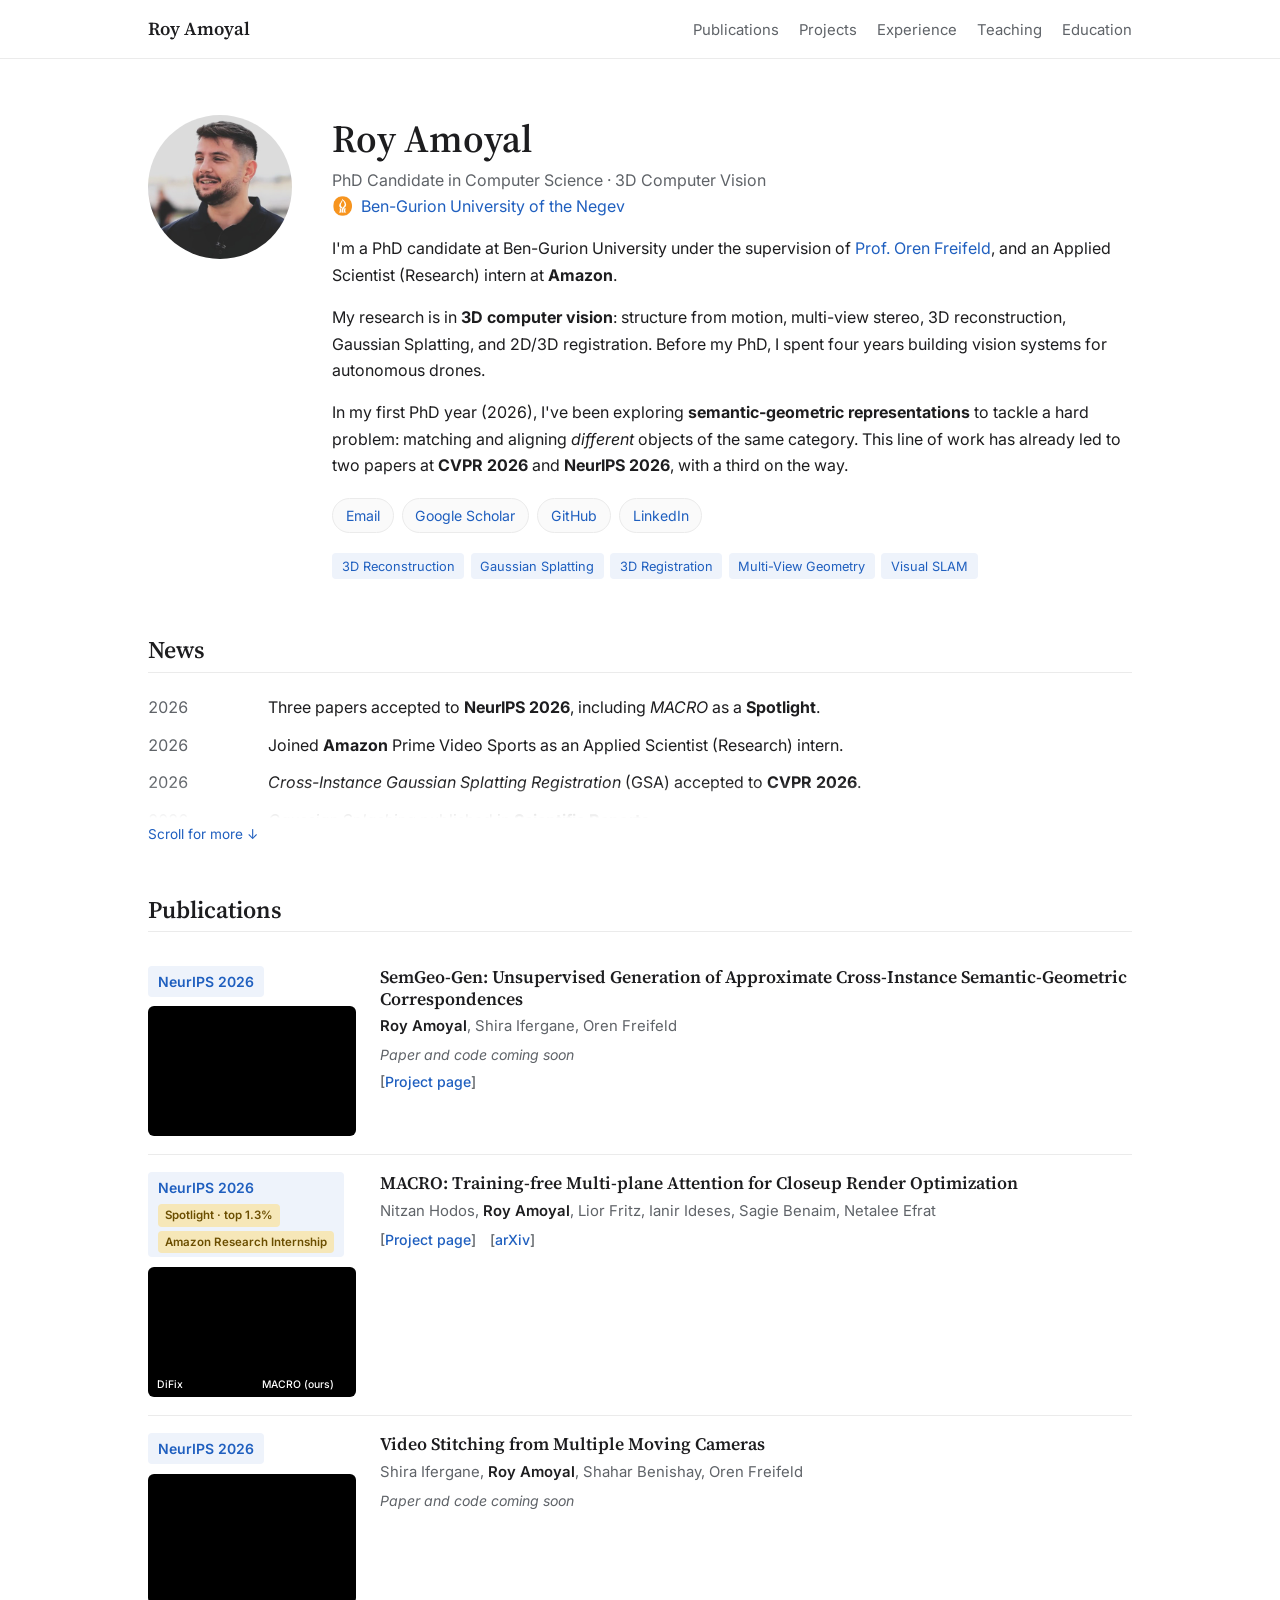
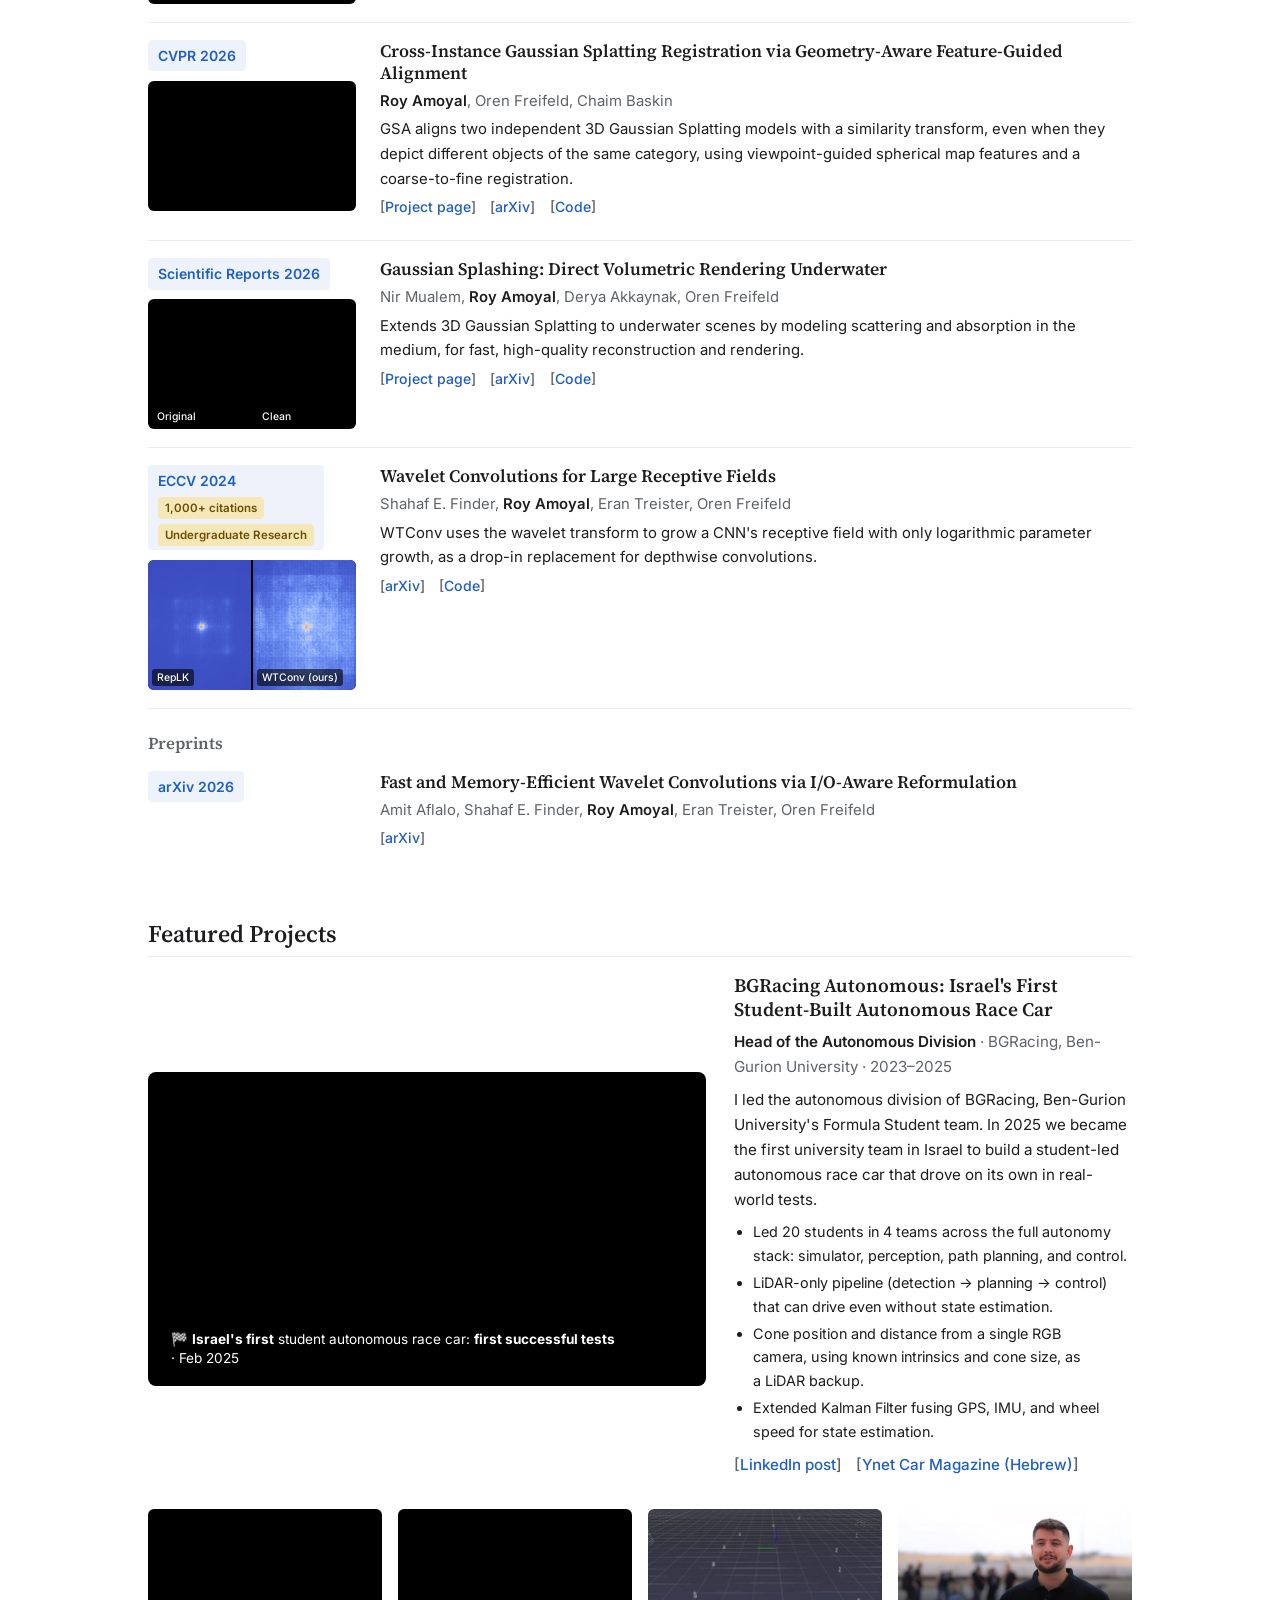
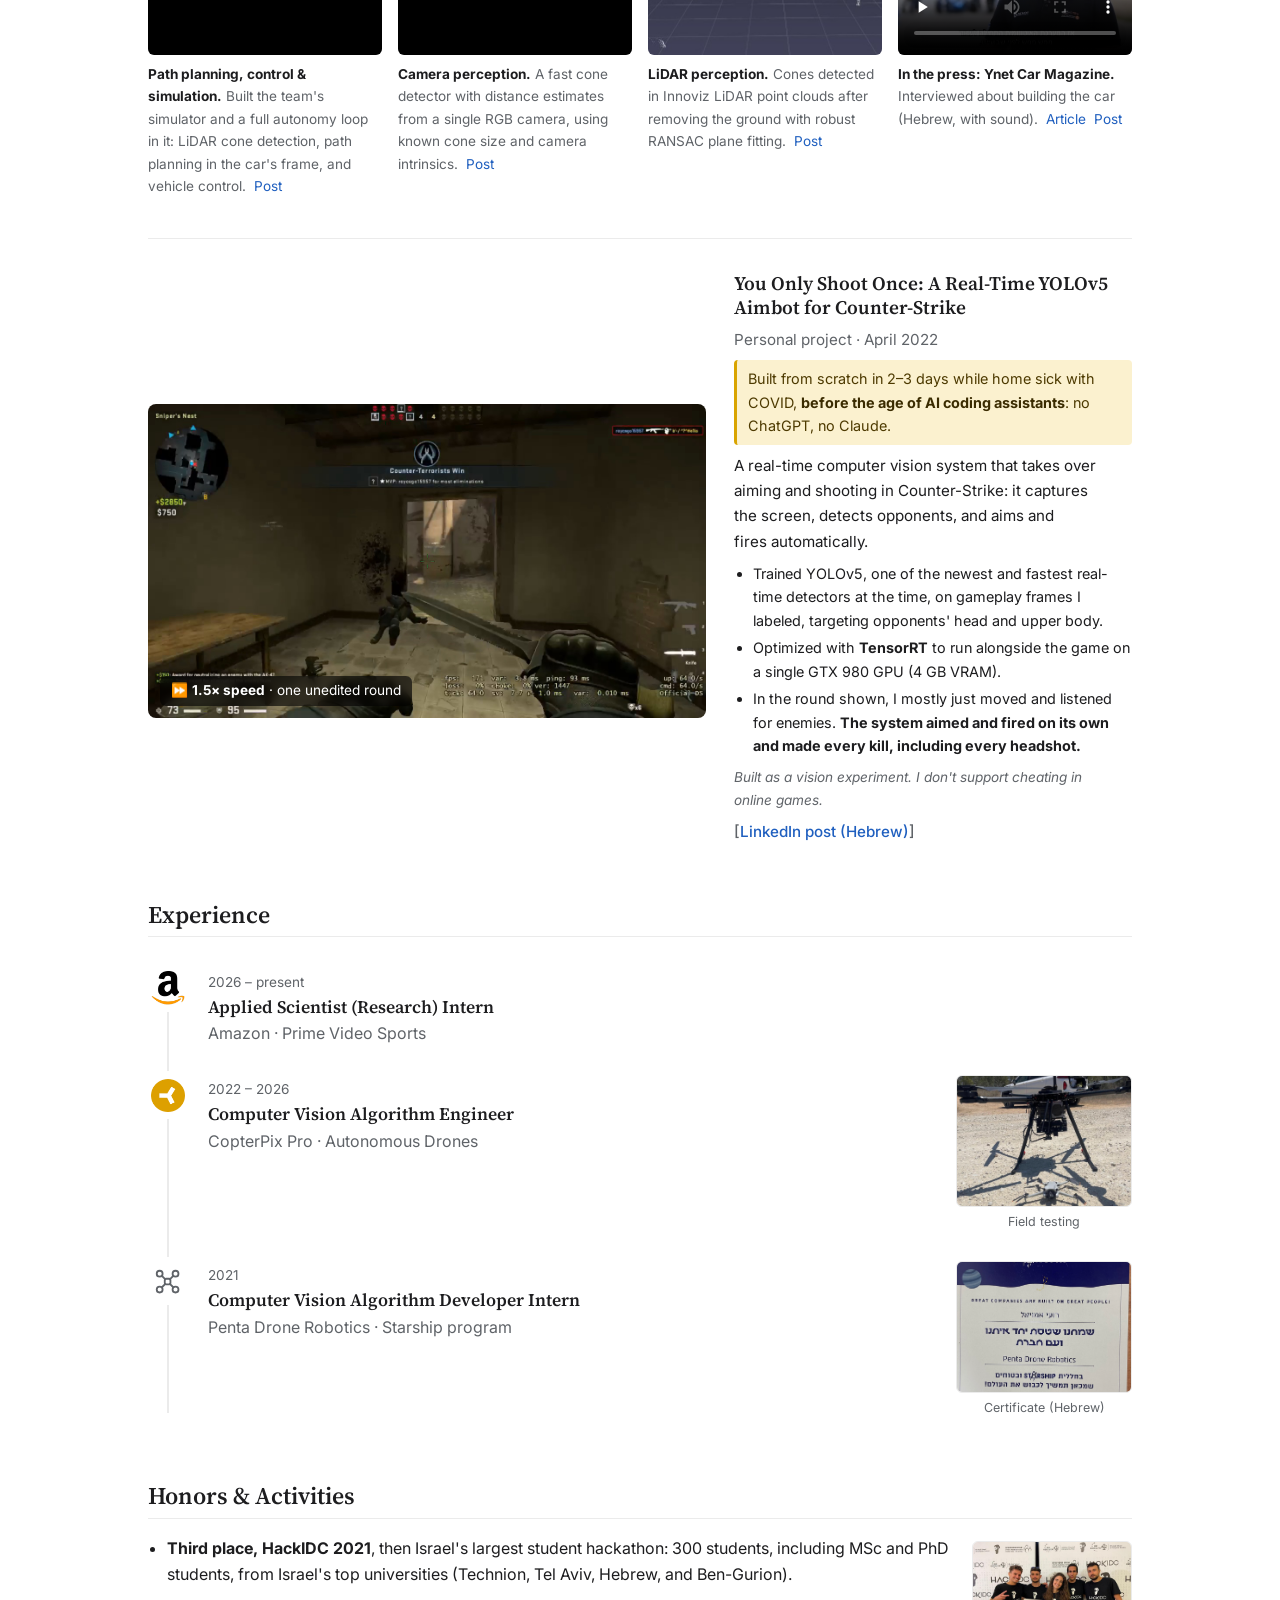
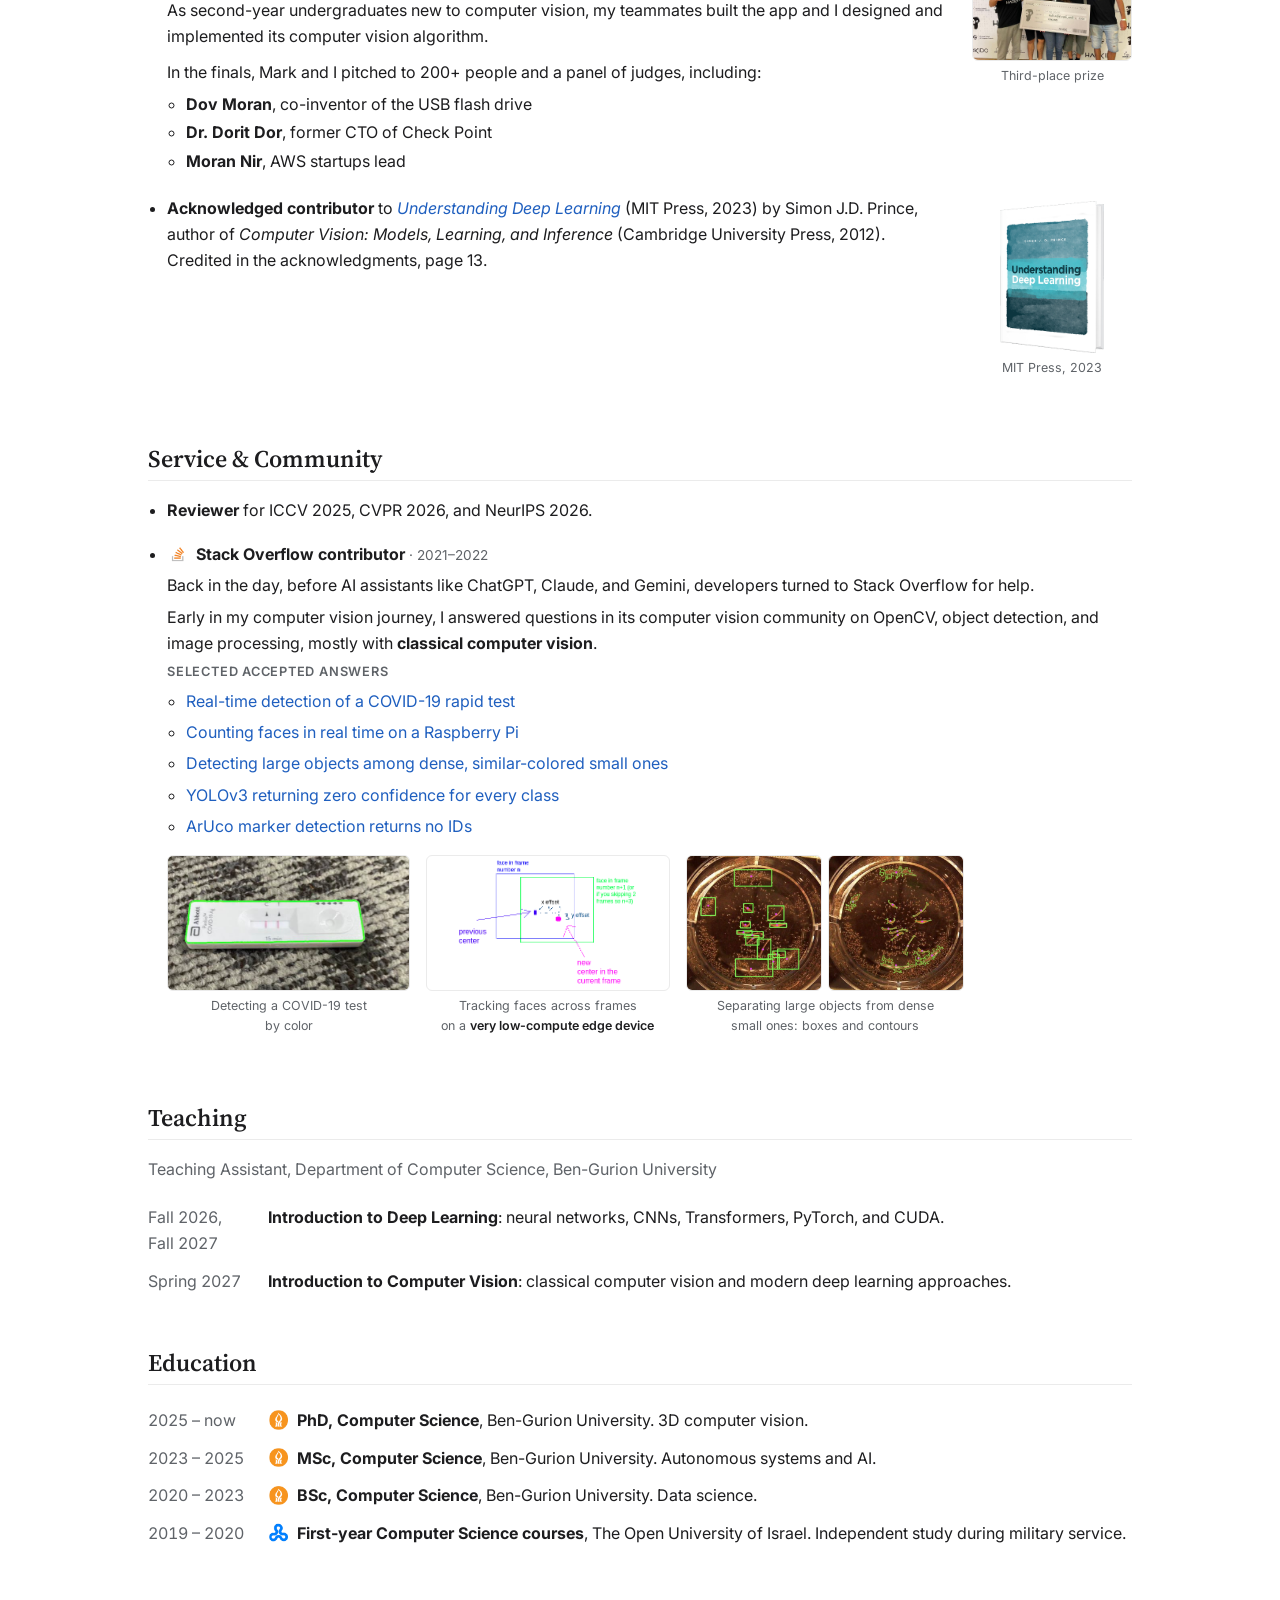
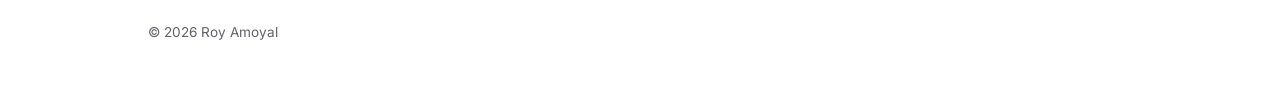
<file: index-white.html>
<!doctype html>
<html lang="en">
<head>
  <meta charset="utf-8">
  <meta name="viewport" content="width=device-width, initial-scale=1">
  <title>Roy Amoyal</title>
  <meta name="description" content="Roy Amoyal — PhD candidate in 3D Computer Vision at Ben-Gurion University. Gaussian Splatting, 3D registration, and reconstruction.">
  <link rel="preconnect" href="https://fonts.googleapis.com">
  <link rel="preconnect" href="https://fonts.gstatic.com" crossorigin>
  <link href="https://fonts.googleapis.com/css2?family=Inter:wght@400;500;600&family=Source+Serif+4:opsz,wght@8..60,500;8..60,600&display=swap" rel="stylesheet">
  <link rel="stylesheet" href="style-white.css?v=25">
  <script>
    // Google Analytics and Microsoft Clarity: run only on the live site, not on local copies.
    if (location.hostname === 'royamoyal.github.io') {
      const ga = document.createElement('script');
      ga.async = true;
      ga.src = 'https://www.googletagmanager.com/gtag/js?id=G-GLL4VV46KW';
      document.head.appendChild(ga);
      window.dataLayer = window.dataLayer || [];
      window.gtag = function () { dataLayer.push(arguments); };
      gtag('js', new Date());
      gtag('config', 'G-GLL4VV46KW');

      // Microsoft Clarity (visit recordings and heatmaps).
      (function (c, l, a, r, i, t, y) {
        c[a] = c[a] || function () { (c[a].q = c[a].q || []).push(arguments); };
        t = l.createElement(r); t.async = 1; t.src = 'https://www.clarity.ms/tag/' + i;
        y = l.getElementsByTagName(r)[0]; y.parentNode.insertBefore(t, y);
      })(window, document, 'clarity', 'script', 'ysxqgvgo44');
    }
  </script>
</head>
<body>
  <header class="site-header">
    <nav class="wrap nav">
      <a class="brand" href="#"><img class="brand-avatar" src="profile.jpg" alt="" width="30" height="30">Roy Amoyal</a>
      <ul>
        <li><a href="#publications">Publications</a></li>
        <li><a href="#projects">Projects</a></li>
        <li><a href="#experience">Experience</a></li>
        <li><a href="#teaching">Teaching</a></li>
        <li><a href="#education">Education</a></li>
      </ul>
    </nav>
  </header>

  <main class="wrap">
    <section id="about" class="hero">
      <img class="avatar" src="profile.jpg" alt="Roy Amoyal">
      <div class="hero-text">
        <h1>Roy Amoyal</h1>
        <p class="role">PhD Candidate in Computer Science &middot; 3D Computer Vision<br>
          <img class="logo" src="logo_bgu.png" alt="" width="22" height="22"><a href="https://www.bgu.ac.il/en/" target="_blank" rel="noopener">Ben-Gurion University of the Negev</a></p>
        <p>
          I'm a PhD candidate at Ben-Gurion University under the supervision of
          <a href="https://www.orenfreifeld.com/" target="_blank" rel="noopener">Prof. Oren Freifeld</a>,
          and an Applied Scientist (Research) intern at <strong>Amazon</strong>.
        </p>
        <p>
          My research is in <strong>3D computer vision</strong>: structure from motion, multi-view stereo,
          3D reconstruction, Gaussian Splatting, and 2D/3D registration. Before my PhD, I spent four years
          building vision systems for autonomous drones.
        </p>
        <p>
          In my first PhD year (2026), I've been exploring <strong>semantic-geometric representations</strong> to tackle
          a hard problem: matching and aligning <em>different</em> objects of the same category. This line of
          work has already led to two papers at <strong>CVPR 2026</strong> and <strong>NeurIPS 2026</strong>,
          with a third on the way.
        </p>



        <ul class="links">
          <li><a href="mailto:roy15957@gmail.com">Email</a></li>
          <li><a href="https://scholar.google.com/citations?user=basR76gAAAAJ" target="_blank" rel="noopener">Google Scholar</a></li>
          <li><a href="https://github.com/RoyAmoyal" target="_blank" rel="noopener">GitHub</a></li>
          <li><a href="https://www.linkedin.com/in/roy-amoyal/" target="_blank" rel="noopener">LinkedIn</a></li>
          <!-- <li><a href="cv.pdf" target="_blank" rel="noopener">CV</a></li> -->
        </ul>
        <p class="interests">
          <span>3D Reconstruction</span><span>Gaussian Splatting</span><span>3D Registration</span>
          <span>Multi-View Geometry</span><span>Visual SLAM</span>
        </p>
      </div>
    </section>

    <section id="news">
      <h2>News</h2>
      <ul class="timeline news-scroll" tabindex="0" aria-label="News, scroll for older items">
        <li><time>2026</time> <span>Three papers accepted to <strong>NeurIPS 2026</strong>, including <em>MACRO</em> as a <strong>Spotlight</strong>.</span></li>
        <li><time>2026</time> <span>Joined <strong>Amazon</strong> Prime Video Sports as an Applied Scientist (Research) intern.</span></li>
        <li><time>2026</time> <span><em>Cross-Instance Gaussian Splatting Registration</em> (GSA) accepted to <strong>CVPR 2026</strong>.</span></li>
        <li><time>2026</time> <span><em>Gaussian Splashing</em> published in <strong>Scientific Reports</strong>.</span></li>
        <li><time>2024</time> <span><em>Wavelet Convolutions for Large Receptive Fields</em> (WTConv) published at <strong>ECCV 2024</strong>. It has since passed 1,000 citations.</span></li>
      </ul>
      <button class="news-more" type="button">Scroll for more &darr;</button>
    </section>

    <section id="publications">
      <h2>Publications</h2>

      <article class="pub">
        <div class="pub-side">
          <div class="pub-venue">NeurIPS 2026</div>
          <div class="pub-video"><video style="object-fit: cover" src="semgeo_web.mp4" autoplay muted loop playsinline aria-label="SemGeo-Gen: correspondences between two airplanes, then two cars, of the same category"></video></div>
        </div>
        <div>
          <h3>SemGeo-Gen: Unsupervised Generation of Approximate Cross-Instance Semantic-Geometric Correspondences</h3>
          <p class="authors"><b>Roy Amoyal</b>, Shira Ifergane, Oren Freifeld</p>
          <p class="soon">Paper and code coming soon</p>
          <p class="pub-links">
            <a href="https://bgu-cs-vil.github.io/SemGeo-Gen/" target="_blank" rel="noopener">Project page</a>
          </p>
        </div>
      </article>

      <article class="pub">
        <div class="pub-side">
          <div class="pub-venue">NeurIPS 2026<span class="badge">Spotlight &middot; top 1.3%</span><span class="badge">Amazon Research Internship</span></div>
          <div class="pub-video pub-compare" data-sync>
            <figure><video src="macro_difix_web.mp4" autoplay muted playsinline preload="auto" aria-label="DiFix render"></video><figcaption>DiFix</figcaption></figure>
            <figure><video src="macro_web.mp4" autoplay muted playsinline preload="auto" aria-label="MACRO render"></video><figcaption>MACRO (ours)</figcaption></figure>
          </div>
        </div>
        <div>
          <h3>MACRO: Training-free Multi-plane Attention for Closeup Render Optimization</h3>
          <p class="authors">Nitzan Hodos, <b>Roy Amoyal</b>, Lior Fritz, Ianir Ideses, Sagie Benaim, Netalee Efrat</p>
          <p class="pub-links">
            <a href="https://nitzanhod.github.io/MACRO/" target="_blank" rel="noopener">Project page</a>
            <a href="https://arxiv.org/abs/2607.03875" target="_blank" rel="noopener">arXiv</a>
          </p>
        </div>
      </article>

      <article class="pub">
        <div class="pub-side">
          <div class="pub-venue">NeurIPS 2026</div>
          <div class="pub-video"><video src="mvis.mp4" autoplay muted loop playsinline aria-label="Video stitching from multiple moving cameras demo"></video></div>
        </div>
        <div>
          <h3>Video Stitching from Multiple Moving Cameras</h3>
          <p class="authors">Shira Ifergane, <b>Roy Amoyal</b>, Shahar Benishay, Oren Freifeld</p>
          <p class="soon">Paper and code coming soon</p>
        </div>
      </article>

      <article class="pub">
        <div class="pub-side">
          <div class="pub-venue">CVPR 2026</div>
          <div class="pub-video"><video class="crop" style="--top: 13.5%; --bottom: 0%; --zoom: 1.25" src="gsa_web.mp4" autoplay muted loop playsinline aria-label="GSA: cross-instance Gaussian Splatting registration demo"></video></div>
        </div>
        <div>
          <h3>Cross-Instance Gaussian Splatting Registration via Geometry-Aware Feature-Guided Alignment</h3>
          <p class="authors"><b>Roy Amoyal</b>, Oren Freifeld, Chaim Baskin</p>
          <p class="summary">GSA aligns two independent 3D Gaussian Splatting models with a similarity
            transform, even when they depict different objects of the same category, using
            viewpoint-guided spherical map features and a coarse-to-fine registration.</p>
          <p class="pub-links">
            <a href="https://bgu-cs-vil.github.io/GSA-project/" target="_blank" rel="noopener">Project page</a>
            <a href="https://arxiv.org/abs/2603.21936" target="_blank" rel="noopener">arXiv</a>
            <a href="https://github.com/BGU-CS-VIL/GSA" target="_blank" rel="noopener">Code</a>
          </p>
        </div>
      </article>

      <article class="pub">
        <div class="pub-side">
          <div class="pub-venue">Scientific Reports 2026</div>
          <div class="pub-video pub-compare" data-sync>
            <figure><video src="splashing_original_web.mp4" autoplay muted playsinline preload="auto" aria-label="Original underwater rendering"></video><figcaption>Original</figcaption></figure>
            <figure><video src="splashing_clean_web.mp4" autoplay muted playsinline preload="auto" aria-label="Clean rendering with the water removed"></video><figcaption>Clean</figcaption></figure>
          </div>
        </div>
        <div>
          <h3>Gaussian Splashing: Direct Volumetric Rendering Underwater</h3>
          <p class="authors">Nir Mualem, <b>Roy Amoyal</b>, Derya Akkaynak, Oren Freifeld</p>
          <p class="summary">Extends 3D Gaussian Splatting to underwater scenes by modeling scattering
            and absorption in the medium, for fast, high-quality reconstruction and rendering.</p>
          <p class="pub-links">
            <a href="https://bgu-cs-vil.github.io/gaussiansplashingUW.github.io/" target="_blank" rel="noopener">Project page</a>
            <a href="https://arxiv.org/abs/2411.19588" target="_blank" rel="noopener">arXiv</a>
            <a href="https://github.com/BGU-CS-VIL/gaussianSplashing" target="_blank" rel="noopener">Code</a>
          </p>
        </div>
      </article>

      <article class="pub">
        <div class="pub-side">
          <div class="pub-venue">ECCV 2024<span class="badge">1,000+ citations</span><span class="badge">Undergraduate Research</span></div>
          <div class="pub-video pub-compare">
            <figure><img src="wtconv_erf_replk.png" alt="Effective receptive field with RepLK" loading="lazy"><figcaption>RepLK</figcaption></figure>
            <figure><img src="wtconv_erf.png" alt="Effective receptive field with WTConv" loading="lazy"><figcaption>WTConv (ours)</figcaption></figure>
          </div>
        </div>
        <div>
          <h3>Wavelet Convolutions for Large Receptive Fields</h3>
          <p class="authors">Shahaf E. Finder, <b>Roy Amoyal</b>, Eran Treister, Oren Freifeld</p>
          <p class="summary">WTConv uses the wavelet transform to grow a CNN's receptive field with
            only logarithmic parameter growth, as a drop-in replacement for depthwise convolutions.</p>
          <p class="pub-links">
            <a href="https://arxiv.org/abs/2407.05848" target="_blank" rel="noopener">arXiv</a>
            <a href="https://github.com/BGU-CS-VIL/WTConv" target="_blank" rel="noopener">Code</a>
          </p>
        </div>
      </article>

      <h3 class="subhead">Preprints</h3>

      <article class="pub">
        <div class="pub-venue">arXiv 2026</div>
        <div>
          <h3>Fast and Memory-Efficient Wavelet Convolutions via I/O-Aware Reformulation</h3>
          <p class="authors">Amit Aflalo, Shahaf E. Finder, <b>Roy Amoyal</b>, Eran Treister, Oren Freifeld</p>
          <p class="pub-links">
            <a href="https://arxiv.org/abs/2608.10805" target="_blank" rel="noopener">arXiv</a>
          </p>
        </div>
      </article>
    </section>

    <section id="projects">
      <h2>Featured Projects</h2>

      <article class="project">
        <div class="project-top">
          <div class="project-hero">
            <video src="race_car_web.mp4" autoplay muted loop playsinline aria-label="BGRacing autonomous race car driving through a cone track"></video>
            <p class="hero-caption">&#127937; <strong>Israel's first</strong> student autonomous race car: <strong>first successful tests</strong> <span class="nowrap">&middot; Feb 2025</span></p>
          </div>
          <div class="project-text">
            <h3>BGRacing Autonomous: Israel's First Student-Built Autonomous Race Car</h3>
            <p class="project-meta"><strong>Head of the Autonomous Division</strong> &middot; BGRacing, Ben-Gurion University &middot; 2023&ndash;2025</p>
            <p>
              I led the autonomous division of BGRacing, Ben-Gurion University's Formula Student team.
              In 2025 we became the first university team in Israel to build a student-led autonomous race car that drove on its own in real-world tests.
            </p>
            <ul class="bullets">
              <li>Led 20 students in 4 teams across the full autonomy stack: simulator, perception, path planning, and control.</li>
              <li>LiDAR-only pipeline (detection &rarr; planning &rarr; control) that can drive even without state estimation.</li>
              <li>Cone position and distance from a single RGB camera, using known intrinsics and cone size, as a LiDAR&nbsp;backup.</li>
              <li>Extended Kalman Filter fusing GPS, IMU, and wheel speed for state estimation.</li>
            </ul>
            <p class="pub-links">
              <a href="https://www.linkedin.com/posts/roy-amoyal_we-did-it-we-are-proud-to-be-the-first-activity-7294072392140644354-jOsV" target="_blank" rel="noopener">LinkedIn post</a>
              <a href="https://www.icar.co.il/magazine_4.25/bjomf3jtye/" target="_blank" rel="noopener">Ynet Car Magazine (Hebrew)</a>
            </p>
          </div>
        </div>

        <div class="project-gallery">
          <div class="project-tile">
            <div class="pub-video"><video style="object-fit: cover; transform: scale(1.14); transform-origin: top left" src="race_sim.mp4" autoplay muted loop playsinline aria-label="LiDAR-only autonomous driving in simulation"></video></div>
            <p><strong>Path planning, control &amp; simulation.</strong> Built the team's simulator and a full autonomy loop in it: LiDAR cone detection, path planning in the car's frame, and vehicle control.
              <a href="https://www.linkedin.com/feed/update/urn:li:activity:7279184990750298112/" target="_blank" rel="noopener">Post</a></p>
          </div>
          <div class="project-tile">
            <div class="pub-video"><video style="object-fit: cover; transform: scale(1.8); transform-origin: 50% 100%" src="race_camera_web.mp4" autoplay muted loop playsinline aria-label="Cone detection and distance estimation from a single RGB camera"></video></div>
            <p><strong>Camera perception.</strong> A fast cone detector with distance estimates from a single RGB camera, using known cone size and camera intrinsics.
              <a href="https://www.linkedin.com/feed/update/urn:li:activity:7013843269046398977/" target="_blank" rel="noopener">Post</a></p>
          </div>
          <div class="project-tile">
            <div class="pub-video"><img style="width: 100%; height: 100%; object-fit: cover" src="lidar_cones.jpg" alt="Cones detected in a LiDAR point cloud after ground removal" loading="lazy"></div>
            <p><strong>LiDAR perception.</strong> Cones detected in Innoviz LiDAR point clouds after removing the ground with robust RANSAC plane fitting.
              <a href="https://www.linkedin.com/feed/update/urn:li:activity:7013777985358983168/" target="_blank" rel="noopener">Post</a></p>
          </div>
          <div class="project-tile">
            <div class="pub-video"><video style="object-fit: cover" src="race_ynet.mp4" poster="race_ynet_poster.jpg" controls playsinline preload="none" aria-label="Interview about the autonomous race car (Hebrew)"></video></div>
            <p><strong>In the press: Ynet Car Magazine.</strong> Interviewed about building the car (Hebrew, with sound).
              <a href="https://www.icar.co.il/magazine_4.25/bjomf3jtye/" target="_blank" rel="noopener">Article</a>
              <a href="https://www.linkedin.com/feed/update/urn:li:activity:7316398176528162816/" target="_blank" rel="noopener">Post</a></p>
          </div>
        </div>
      </article>

      <article class="project">
        <div class="project-top">
          <div class="project-hero">
            <video src="yoso_web.mp4" poster="yoso_poster.jpg" autoplay muted loop playsinline aria-label="One unedited round of Counter-Strike played with the YOLOv5 aim assistant"></video>
            <p class="hero-caption">&#9193; <strong>1.5&times; speed</strong> &middot; one unedited round</p>
          </div>
          <div class="project-text">
            <h3>You Only Shoot Once: A Real-Time YOLOv5 Aimbot for Counter-Strike</h3>
            <p class="project-meta">Personal project &middot; April 2022</p>
            <p class="highlight-note">Built from scratch in 2&ndash;3 days while home sick with COVID, <strong>before the age of AI coding assistants</strong>: no ChatGPT, no Claude.</p>
            <p>
              A real-time computer vision system that takes over aiming and shooting in Counter-Strike: it captures
              the screen, detects opponents, and aims and fires automatically.
            </p>
            <ul class="bullets">
              <li>Trained YOLOv5, one of the newest and fastest real-time detectors at the time, on gameplay frames I labeled, targeting opponents' head and upper body.</li>
              <li>Optimized with <strong>TensorRT</strong> to run alongside the game on a single GTX&nbsp;980 GPU (4&nbsp;GB&nbsp;VRAM).</li>
              <li>In the round shown, I mostly just moved and listened for enemies. <strong>The system aimed and fired on its own and made every kill, including every headshot.</strong></li>
            </ul>
            <p class="project-note">Built as a vision experiment. I don't support cheating in online games.</p>
            <p class="pub-links">
              <a href="https://www.linkedin.com/feed/update/urn:li:activity:6922232440920911872/" target="_blank" rel="noopener">LinkedIn post (Hebrew)</a>
            </p>
          </div>
        </div>
      </article>

    </section>

    <section id="experience">
      <h2>Experience</h2>

      <!-- Timeline: newest first. Detailed bullets are kept in comments inside each item; uncomment to show them. -->
      <ol class="xp-timeline">
        <li class="xp">
          <span class="xp-marker"><img src="logo_amazon.png" alt="" width="40" height="40"></span>
          <div class="xp-body">
            <time>2026 &ndash; present</time>
            <h3>Applied Scientist (Research) Intern</h3>
            <p class="xp-org">Amazon &middot; Prime Video Sports</p>
            <!--
            <ul>
              <li>Leading a research project on feed-forward cross-instance 3D registration: learned 3D feature encoders and their evaluation.</li>
              <li>Built the real-world evaluation benchmark for MACRO, including 3D data collection, COLMAP and 3D Gaussian Splatting ground truth, and large-scale comparison with diffusion-based novel view synthesis methods.</li>
            </ul>
            -->
          </div>
        </li>

        <li class="xp">
          <span class="xp-marker"><img src="logo_copterpix.png" alt="" width="40" height="40"></span>
          <div class="xp-body">
            <time>2022 &ndash; 2026</time>
            <h3>Computer Vision Algorithm Engineer</h3>
            <p class="xp-org">CopterPix Pro &middot; Autonomous Drones</p>
            <!--
            <ul>
              <li>Vision-based navigation under GPS denial: visual SLAM, optical flow, and feature matching, fused with LiDAR and IMU.</li>
              <li>Small-object detection and tracking, and precision landing on ArUco markers.</li>
              <li>Deployed models on edge devices such as NVIDIA Jetson and Raspberry Pi.</li>
            </ul>
            -->
          </div>
          <figure class="xp-photo"><a href="copterpix.jpg" target="_blank" rel="noopener"><img style="object-position: 50% 45%" src="copterpix.jpg" alt="CopterPix drone with its onboard compute payload, during field testing" loading="lazy"></a><figcaption>Field testing</figcaption></figure>
        </li>

        <li class="xp">
          <span class="xp-marker xp-marker-icon" aria-hidden="true"><svg viewBox="0 0 24 24"><circle cx="5" cy="5" r="2.6"/><circle cx="19" cy="5" r="2.6"/><circle cx="5" cy="19" r="2.6"/><circle cx="19" cy="19" r="2.6"/><path d="M7 7l3 3M17 7l-3 3M7 17l3-3M17 17l-3-3"/><rect x="9.5" y="9.5" width="5" height="5" rx="1"/></svg></span>
          <div class="xp-body">
            <time>2021</time>
            <h3>Computer Vision Algorithm Developer Intern</h3>
            <p class="xp-org">Penta Drone Robotics &middot; Starship program</p>
            <!--
            <ul>
              <li>Developed a precision landing algorithm from the drone's downward camera feed, in simulation. Part of Starship, the Gav-Yam Negev high-tech internship program for outstanding BGU students.</li>
            </ul>
            -->
          </div>
          <figure class="xp-photo"><a href="penta_certificate.jpg" target="_blank" rel="noopener"><img style="object-position: 50% 38%" src="penta_certificate.jpg" alt="Starship internship program certificate for Penta Drone Robotics" loading="lazy"></a><figcaption>Certificate (Hebrew)</figcaption></figure>
        </li>
      </ol>
    </section>


    <section id="activities">
      <h2>Honors &amp; Activities</h2>
      <ul class="bullets">
        <li><div class="li-media"><div class="li-text"><p><strong>Third place, HackIDC 2021</strong>, then Israel's largest student hackathon: 300 students, including MSc and PhD students, from Israel's top universities (Technion, Tel Aviv, Hebrew, and Ben-Gurion).</p><p>As second-year undergraduates new to computer vision, my teammates built the app and I designed and implemented its computer vision algorithm.</p><p>In the finals, Mark and I pitched to 200+ people and a panel of judges, including:</p><ul class="judges"><li><strong>Dov Moran</strong>, co-inventor of the USB flash drive</li><li><strong>Dr. Dorit Dor</strong>, former CTO of Check Point</li><li><strong>Moran Nir</strong>, AWS startups lead</li></ul></div><figure class="entry-figure"><a href="hackidc_win.jpg" target="_blank" rel="noopener"><img src="hackidc_win.jpg" alt="Team Survey Vision with the HackIDC 2021 third-place check" loading="lazy"></a><figcaption>Third-place prize</figcaption></figure></div></li>
        <li><div class="li-media"><span><strong>Acknowledged contributor</strong> to <a href="https://udlbook.github.io/udlbook/" target="_blank" rel="noopener"><em>Understanding Deep Learning</em></a> (MIT Press, 2023) by Simon J.D. Prince, author of <em>Computer Vision: Models, Learning, and Inference</em> (Cambridge University Press, 2012). Credited in the acknowledgments, page&nbsp;13.</span><figure class="entry-figure entry-figure-plain"><a href="https://udlbook.github.io/udlbook/" target="_blank" rel="noopener"><img src="udl_book.png" alt="Cover of Understanding Deep Learning by Simon J.D. Prince" loading="lazy"></a><figcaption>MIT Press, 2023</figcaption></figure></div></li>
      </ul>
    </section>

    <section id="community">
      <h2>Service &amp; Community</h2>
      <ul class="bullets">
        <li><strong>Reviewer</strong> for ICCV 2025, CVPR 2026, and NeurIPS 2026.</li>
        <li>
          <p class="so-head"><img class="logo" src="logo_stackoverflow.png" alt="" width="22" height="22"><strong>Stack Overflow contributor</strong> <span class="so-years">&middot; 2021&ndash;2022</span></p>
          <p>Back in the day, before AI assistants like ChatGPT, Claude, and Gemini, developers turned to Stack Overflow for help.</p>
          <p>Early in my computer vision
        journey, I answered questions in its computer vision community on OpenCV, object detection, and image processing, mostly with
        <strong>classical computer vision</strong>.</p>
          <p class="so-label">Selected accepted answers</p>
          <ul class="so-answers">
            <li><a href="https://stackoverflow.com/a/69307887" target="_blank" rel="noopener">Real-time detection of a COVID-19 rapid test</a></li>
            <li><a href="https://stackoverflow.com/a/72133293" target="_blank" rel="noopener">Counting faces in real time on a Raspberry Pi</a></li>
            <li><a href="https://stackoverflow.com/a/69510686" target="_blank" rel="noopener">Detecting large objects among dense, similar-colored small ones</a></li>
            <li><a href="https://stackoverflow.com/a/69302102" target="_blank" rel="noopener">YOLOv3 returning zero confidence for every class</a></li>
            <li><a href="https://stackoverflow.com/a/69691167" target="_blank" rel="noopener">ArUco marker detection returns no IDs</a></li>
          </ul>
          <div class="so-gallery">
            <figure><a href="https://stackoverflow.com/a/69307887" target="_blank" rel="noopener"><img src="so_covid_bbox.jpg" alt="COVID-19 rapid test outlined in green by color-based detection" loading="lazy"></a><figcaption>Detecting a COVID-19 test<br>by color</figcaption></figure>
            <figure><a href="https://stackoverflow.com/a/72133293" target="_blank" rel="noopener"><img class="so-diagram" src="so_face_tracking.png" alt="Diagram: tracking a face center between frames using x and y offsets" loading="lazy"></a><figcaption>Tracking faces across frames<br>on a <strong>very low-compute edge device</strong></figcaption></figure>
            <figure class="so-pair"><a href="https://stackoverflow.com/a/69510686" target="_blank" rel="noopener"><img src="so_large_boxes.jpg" alt="Large objects in a dish found with bounding boxes and centers" loading="lazy"><img src="so_large_contours.jpg" alt="The same large objects found with contours and centers" loading="lazy"></a><figcaption>Separating large objects from dense<br>small ones: boxes and contours</figcaption></figure>
          </div>
        </li>
      </ul>
    </section>

    <section id="teaching">
      <h2>Teaching</h2>
      <p class="muted">Teaching Assistant, Department of Computer Science, Ben-Gurion University</p>
      <ul class="timeline">
        <li><time>Fall 2026,<br>Fall 2027</time> <span><strong>Introduction to Deep Learning</strong>: neural networks, CNNs, Transformers, PyTorch, and CUDA.</span></li>
        <li><time>Spring 2027</time> <span><strong>Introduction to Computer Vision</strong>: classical computer vision and modern deep learning approaches.</span></li>
      </ul>
    </section>



    <section id="education">
      <h2>Education</h2>
      <ul class="timeline">
        <li><time>2025 &ndash; now</time> <span><img class="logo" src="logo_bgu.png" alt="" width="22" height="22"><strong>PhD, Computer Science</strong>, Ben-Gurion University. 3D computer vision.</span></li>
        <li><time>2023 &ndash; 2025</time> <span><img class="logo" src="logo_bgu.png" alt="" width="22" height="22"><strong>MSc, Computer Science</strong>, Ben-Gurion University. Autonomous systems and AI.</span></li>
        <li><time>2020 &ndash; 2023</time> <span><img class="logo" src="logo_bgu.png" alt="" width="22" height="22"><strong>BSc, Computer Science</strong>, Ben-Gurion University. Data science.</span></li>
        <li><time>2019 &ndash; 2020</time> <span><img class="logo" src="logo_openu.png" alt="" width="22" height="22"><strong>First-year Computer Science courses</strong>, The Open University of Israel. Independent study during military service.</span></li>
      </ul>
    </section>
  </main>

  <footer class="wrap footer">
    <p>&copy; <span id="year">2026</span> Roy Amoyal</p>
  </footer>

  <script>
    document.getElementById('year').textContent = new Date().getFullYear();

    // News: show the three newest items; older ones scroll. Fade hints at more until the end.
    const news = document.querySelector('.news-scroll');
    if (news) {
      const fitNews = () => {
        const items = news.children;
        news.style.maxHeight = items.length > 3 ? `${items[3].offsetTop + 16}px` : 'none';
        updateNewsFade();
      };
      const newsMore = document.querySelector('.news-more');
      const updateNewsFade = () => {
        const atEnd = news.scrollTop + news.clientHeight >= news.scrollHeight - 2;
        news.classList.toggle('at-end', atEnd);
        newsMore.hidden = atEnd;
      };
      newsMore.addEventListener('click', () => news.scrollBy({ top: news.clientHeight * 0.8, behavior: 'smooth' }));
      news.addEventListener('scroll', updateNewsFade, { passive: true });
      addEventListener('resize', fitNews);
      addEventListener('load', fitNews);
      fitNews();
    }

    // Show the small photo in the top bar once the big profile photo has scrolled out of view.
    const header = document.querySelector('.site-header');
    const bigAvatar = document.querySelector('.hero .avatar');
    const updateHeader = () => header.classList.toggle('scrolled', bigAvatar.getBoundingClientRect().bottom < header.offsetHeight);
    addEventListener('scroll', updateHeader, { passive: true });
    updateHeader();

    // Per-video playback speed for single videos, e.g. data-rate="1.25".
    document.querySelectorAll('video[data-rate]').forEach(v => { v.defaultPlaybackRate = v.playbackRate = parseFloat(v.dataset.rate); });

    // Loop only part of a video, e.g. to skip intro/outro title cards.
    document.querySelectorAll('video[data-start]').forEach(v => {
      const start = parseFloat(v.dataset.start), end = parseFloat(v.dataset.end) || Infinity;
      const jump = () => { v.currentTime = start; };
      v.readyState >= 1 ? jump() : v.addEventListener('loadedmetadata', jump, { once: true });
      v.addEventListener('timeupdate', () => { if (v.currentTime >= end || v.currentTime < start - 0.5) jump(); });
    });

    // Play side-by-side comparison videos in lockstep, restarting them together on each loop.
    document.querySelectorAll('[data-sync]').forEach(group => {
      const videos = [...group.querySelectorAll('video')];
      const [lead, ...rest] = videos;
      const rate = parseFloat(group.dataset.rate) || 1;
      // Start right away; phones never fire "canplaythrough" because they don't buffer ahead.
      const start = () => videos.forEach(v => { v.defaultPlaybackRate = v.playbackRate = rate; v.play().catch(() => {}); });
      lead.addEventListener('ended', () => { videos.forEach(v => { v.currentTime = 0; }); start(); });
      lead.addEventListener('timeupdate', () => {
        rest.forEach(v => { if (Math.abs(v.currentTime - lead.currentTime) > 0.2) v.currentTime = lead.currentTime; });
      });
      start();
    });
  </script>
</body>
</html>
</file>
<file: style.css>
:root {
  --bg: #fbfaf8;
  --surface: #ffffff;
  --text: #1d1d1f;
  --muted: #5f6368;
  --border: #e6e3de;
  --accent: #1f5fbf;
  --accent-soft: #e8effa;
  --serif: "Source Serif 4", Georgia, "Times New Roman", serif;
  --sans: "Inter", -apple-system, BlinkMacSystemFont, "Segoe UI", Roboto, sans-serif;
  color-scheme: light;
}

/* Dark is the default theme; the header button switches to light and remembers the choice. */
:root[data-theme="dark"] {
  --bg: #121316;
  --surface: #1a1c20;
  --text: #e8e8ea;
  --muted: #9aa0a6;
  --border: #2c2f35;
  --accent: #7fb0ff;
  --accent-soft: #1d2a40;
  color-scheme: dark;
}

* { box-sizing: border-box; }

html { scroll-behavior: smooth; scroll-padding-top: 4.5rem; }

body {
  margin: 0;
  background: var(--bg);
  color: var(--text);
  font: 16px/1.65 var(--sans);
  -webkit-font-smoothing: antialiased;
}

a { color: var(--accent); text-decoration: none; }
a:hover { text-decoration: underline; }

.wrap {
  max-width: 64rem;
  margin: 0 auto;
  padding-inline: 1.25rem;
}

/* Header */
.site-header {
  position: sticky;
  top: 0;
  z-index: 10;
  background: color-mix(in srgb, var(--bg) 88%, transparent);
  backdrop-filter: blur(8px);
  border-bottom: 1px solid var(--border);
}

.nav {
  display: flex;
  align-items: center;
  justify-content: space-between;
  flex-wrap: wrap;
  gap: 0.5rem 1.5rem;
  padding-block: 0.85rem;
}

.brand { display: inline-flex; align-items: center; font-family: var(--serif); font-weight: 600; font-size: 1.15rem; color: var(--text); }

/* Small photo next to the name, shown once the big photo scrolls away. */
.brand-avatar {
  width: 0;
  height: 1.9rem;
  margin-right: 0;
  border-radius: 50%;
  object-fit: cover;
  opacity: 0;
  transition: width 0.25s, margin-right 0.25s, opacity 0.25s;
}
.scrolled .brand-avatar { width: 1.9rem; margin-right: 0.55rem; opacity: 1; }
.brand:hover { text-decoration: none; }

.nav ul { display: flex; flex-wrap: wrap; gap: 1.25rem; margin: 0; padding: 0; list-style: none; }
.nav ul a { color: var(--muted); font-size: 0.93rem; }
.nav ul a:hover { color: var(--text); text-decoration: none; }

/* Light/dark toggle: sun in dark mode (switch to light), moon in light mode. */
.nav ul { margin-left: auto; }
.theme-toggle {
  display: grid;
  place-items: center;
  width: 2.1rem;
  height: 2.1rem;
  padding: 0;
  border: 1px solid var(--border);
  border-radius: 50%;
  background: var(--surface);
  color: var(--muted);
  cursor: pointer;
}
.theme-toggle:hover { color: var(--text); border-color: var(--muted); }
.theme-toggle svg {
  width: 1.05rem;
  height: 1.05rem;
  fill: none;
  stroke: currentColor;
  stroke-width: 1.8;
  stroke-linecap: round;
  stroke-linejoin: round;
}
.theme-toggle .icon-moon { display: none; }
[data-theme="light"] .theme-toggle .icon-sun { display: none; }
[data-theme="light"] .theme-toggle .icon-moon { display: block; }

/* Hero */
.hero {
  display: grid;
  grid-template-columns: 9rem 1fr;
  gap: 2.5rem;
  padding-block: 3.5rem 1rem;
}

.avatar {
  width: 9rem;
  height: 9rem;
  border-radius: 50%;
  object-fit: cover;
  display: grid;
  place-items: center;
  background: var(--accent-soft);
  color: var(--accent);
  font: 600 2.5rem var(--serif);
}

h1, h2, h3 { font-family: var(--serif); font-weight: 600; line-height: 1.25; }

h1 { font-size: 2.4rem; margin: 0 0 0.25rem; }

.role { color: var(--muted); margin-top: 0; }


/* Small organization logos on white tiles, so dark logos stay visible in dark mode. */
.logo {
  width: 1.35em;
  height: 1.35em;
  margin-right: 0.45em;
  padding: 0.08em;
  vertical-align: -0.3em;
  border-radius: 22%;
  background: #fff;
  object-fit: contain;
}

.links {
  display: flex;
  flex-wrap: wrap;
  gap: 0.5rem;
  padding: 0;
  margin: 1.25rem 0;
  list-style: none;
}

.links a {
  display: inline-block;
  padding: 0.3rem 0.8rem;
  border: 1px solid var(--border);
  border-radius: 999px;
  background: var(--surface);
  font-size: 0.88rem;
}
.links a:hover { border-color: var(--accent); text-decoration: none; }


.interests { display: flex; flex-wrap: wrap; gap: 0.4rem; }
.interests span {
  font-size: 0.8rem;
  padding: 0.15rem 0.6rem;
  border-radius: 4px;
  background: var(--accent-soft);
  color: var(--accent);
}

/* Sections */
section { padding-block: 1.5rem; }

h2 {
  font-size: 1.5rem;
  margin: 0 0 1rem;
  padding-bottom: 0.4rem;
  border-bottom: 1px solid var(--border);
}

.timeline { list-style: none; padding: 0; margin: 0; }
.timeline li {
  display: grid;
  grid-template-columns: 6.5rem 1fr;
  gap: 1rem;
  padding-block: 0.35rem;
}
.timeline time { color: var(--muted); font-variant-numeric: tabular-nums; }

/* News: a short scrolling box (height set in JS to fit three items). */
.news-scroll {
  position: relative;
  max-height: 8.5rem;
  overflow-y: auto;
  overscroll-behavior: contain;
  padding-right: 0.5rem;
  scrollbar-width: thin;
  -webkit-mask-image: linear-gradient(to bottom, #000 calc(100% - 2.25rem), transparent);
  mask-image: linear-gradient(to bottom, #000 calc(100% - 2.25rem), transparent);
}
.news-scroll.at-end { -webkit-mask-image: none; mask-image: none; }
.news-scroll:focus-visible { outline: 2px solid var(--accent); outline-offset: 4px; border-radius: 4px; }
.news-more {
  margin-top: 0.35rem;
  padding: 0;
  border: 0;
  background: none;
  color: var(--accent);
  font: inherit;
  font-size: 0.85rem;
  cursor: pointer;
}
.news-more:hover { text-decoration: underline; }

/* Publications */
.pub {
  display: grid;
  grid-template-columns: 13rem 1fr;
  gap: 1.5rem;
  padding-block: 1.1rem;
  border-bottom: 1px solid var(--border);
}
.pub:last-child { border-bottom: 0; }

.pub-side { display: flex; flex-direction: column; gap: 0.6rem; }

.pub-video {
  display: grid;
  place-items: center;
  width: 100%;
  aspect-ratio: 16 / 10;
  overflow: hidden;
  border-radius: 6px;
  background: #000;
}
.pub-video video {
  display: block;
  width: 100%;
  height: 100%;
  object-fit: contain;
}
/* Two videos side by side in one frame, e.g. baseline vs. ours. */
.pub-compare {
  grid-auto-flow: column;
  grid-auto-columns: 1fr;
  place-items: stretch;
  gap: 2px;
}
.pub-compare figure {
  position: relative;
  margin: 0;
  overflow: hidden;
}
.pub-compare video,
.pub-compare img {
  display: block;
  width: 100%;
  height: 100%;
  object-fit: cover;
  object-position: 50% 35%;
}
.pub-compare img { object-position: center; }
.pub-compare figcaption {
  white-space: nowrap;
  position: absolute;
  left: 4px;
  bottom: 4px;
  padding: 0 0.3rem;
  border-radius: 3px;
  background: rgba(0, 0, 0, 0.6);
  color: #fff;
  font-size: 0.65rem;
  font-weight: 500;
}
/* Hide title text baked into the top of a video, then re-center what is left. */
.pub-video video.crop {
  height: auto;
  clip-path: inset(var(--top) 0 var(--bottom) 0);
  transform: translateY(calc((var(--bottom) - var(--top)) / 2)) scale(var(--zoom, 1));
}

.pub-venue {
  align-self: start;
  justify-self: start;
  font-size: 0.875rem;
  font-weight: 600;
  padding: 0.25rem 0.62rem;
  border-radius: 4px;
  background: var(--accent-soft);
  color: var(--accent);
}

.pub h3 { font-size: 1.1rem; margin: 0 0 0.3rem; }
.pub p { margin: 0.25rem 0; }
.authors { color: var(--muted); font-size: 0.93rem; }
.authors b { color: var(--text); font-weight: 600; }
.summary { font-size: 0.93rem; }

.pub p.context {
  display: inline-block;
  margin: 0.15rem 0 0.35rem;
  padding: 0.05rem 0.5rem;
  border: 1px solid var(--border);
  border-radius: 4px;
  color: var(--muted);
  font-size: 0.78rem;
  font-weight: 500;
}

.pub p.soon { color: var(--muted); font-size: 0.88rem; font-style: italic; }

.pub-links { display: flex; flex-wrap: wrap; gap: 0.9rem; font-size: 0.88rem; font-weight: 500; }
.pub-links a::before { content: "["; color: var(--muted); }
.pub-links a::after { content: "]"; color: var(--muted); }

.badge {
  display: block;
  width: fit-content;
  margin-top: 0.3rem;
  padding: 0.1rem 0.45rem;
  border-radius: 4px;
  background: #f6e7b8;
  color: #6b4e00;
  font-size: 0.72rem;
}
[data-theme="dark"] .badge { background: #4a3c12; color: #f3d98a; }

.subhead { font-size: 1.05rem; color: var(--muted); margin: 1.5rem 0 0; }

.muted { color: var(--muted); margin-top: 0; }

/* Experience */
.entry { padding-block: 0.6rem; }
.entry-head {
  display: flex;
  justify-content: space-between;
  align-items: baseline;
  gap: 1rem;
}
.entry h3 { font-size: 1.05rem; margin: 0; }
.entry time { color: var(--muted); font-size: 0.9rem; white-space: nowrap; }
.entry ul, .bullets { margin: 0.4rem 0 0; padding-left: 1.2rem; }
.entry li, .bullets li { margin-block: 0.25rem; }
#activities .bullets > li { margin-block: 1.1rem; }
#activities .bullets > li:first-child { margin-top: 0.4rem; }

/* Projects */
.project-top {
  display: grid;
  grid-template-columns: 7fr 5fr;
  gap: 1.75rem;
  align-items: center;
}

.project-hero { position: relative; }

.hero-caption {
  position: absolute;
  left: 0.75rem;
  bottom: 0.75rem;
  max-width: calc(100% - 1.5rem);
  margin: 0;
  padding: 0.35rem 0.7rem;
  border-radius: 6px;
  background: rgba(0, 0, 0, 0.62);
  backdrop-filter: blur(4px);
  color: #fff;
  font-size: 0.85rem;
  line-height: 1.4;
}
.nowrap { white-space: nowrap; }

.project-hero video {
  display: block;
  width: 100%;
  aspect-ratio: 16 / 9;
  object-fit: cover;
  border-radius: 8px;
  background: #000;
}

.project-text, .project-tile p { text-wrap: pretty; }
.project-text h3 { font-size: 1.2rem; margin: 0 0 0.3rem; }
.project-meta { color: var(--muted); font-size: 0.9rem; margin: 0 0 0.75rem; }
.project-meta strong { color: var(--text); font-weight: 600; }
.project-text p { margin: 0.5rem 0; font-size: 0.95rem; }
.project-text .bullets { font-size: 0.9rem; }
.project-text .bullets li { margin-block: 0.2rem; }

.project + .project {
  margin-top: 2.5rem;
  padding-top: 2rem;
  border-top: 1px solid var(--border);
}

.highlight-note {
  padding: 0.45rem 0.7rem;
  border-left: 3px solid #d9a400;
  border-radius: 4px;
  background: #fbf1cf;
  color: #4d3a00;
  font-size: 0.9rem !important;
}
.highlight-note strong { color: #3a2b00; }
[data-theme="dark"] .highlight-note { background: #3a3015; color: #f3dfa0; border-left-color: #c99a1a; }
[data-theme="dark"] .highlight-note strong { color: #fff1c4; }

.project-note { color: var(--muted); font-size: 0.85rem !important; font-style: italic; }

.project-gallery {
  display: grid;
  grid-template-columns: repeat(4, 1fr);
  gap: 1rem;
  margin-top: 1.5rem;
}

.project-tile p {
  margin: 0.5rem 0 0;
  font-size: 0.85rem;
  color: var(--muted);
}
.project-tile p strong { color: var(--text); }
.project-tile p a { margin-left: 0.25rem; white-space: nowrap; }

@media (max-width: 900px) {
  .project-gallery { grid-template-columns: 1fr 1fr; }
}

/* Photos beside Experience and Honors entries; click opens full size. */
.entry-body,
.li-media {
  display: grid;
  grid-template-columns: 1fr 10rem;
  gap: 1.25rem;
  align-items: start;
}
.li-text p { margin: 0; }
.li-text p + p { margin-top: 0.6rem; }
.li-text .judges { margin: 0.3rem 0 0; padding-left: 1.2rem; list-style: circle; }
.li-text .judges li { margin-block: 0.15rem; }
.entry-figure { margin: 0.4rem 0 0; }
.entry-figure img {
  display: block;
  width: 100%;
  aspect-ratio: 4 / 3;
  object-fit: cover;
  border: 1px solid var(--border);
  border-radius: 6px;
}
/* Cutout images (transparent background): no frame, keep the natural shape. */
.entry-figure-plain img {
  width: auto;
  height: 9.5rem;
  margin-inline: auto;
  aspect-ratio: auto;
  object-fit: contain;
  border: 0;
  border-radius: 0;
}
.entry-figure figcaption {
  margin-top: 0.3rem;
  color: var(--muted);
  font-size: 0.78rem;
  text-align: center;
}

/* Experience timeline: logos sit on a vertical line, newest role first. */
.xp-timeline {
  position: relative;
  margin: 0;
  padding: 0;
  list-style: none;
}
.xp-timeline::before {
  content: "";
  position: absolute;
  top: 1.25rem;
  bottom: 1.25rem;
  left: 1.25rem;
  width: 2px;
  transform: translateX(-50%);
  background: var(--border);
}
.xp {
  position: relative;
  display: grid;
  grid-template-columns: 2.5rem 1fr auto;
  gap: 1.25rem;
  align-items: start;
  padding-block: 0.9rem;
}
.xp-marker {
  position: relative;
  z-index: 1;
  display: grid;
  place-items: center;
  width: 2.5rem;
  height: 2.5rem;
  border-radius: 22%;
  background: #fff;
  box-shadow: 0 0 0 4px var(--bg);
}
.xp-marker img { width: 2.1rem; height: 2.1rem; object-fit: contain; }
/* Generic drone icon for a role without a logo, on the same white tile. */
.xp-marker-icon svg {
  width: 1.7rem;
  height: 1.7rem;
  fill: none;
  stroke: #5f6368;
  stroke-width: 1.6;
  stroke-linecap: round;
}
.xp-body time { color: var(--muted); font-size: 0.85rem; }
.xp-body h3 { margin: 0.1rem 0 0.15rem; font-size: 1.1rem; }
.xp-org { margin: 0; color: var(--muted); }
.xp-photo { width: 11rem; margin: 0; }
.xp-photo img {
  display: block;
  width: 100%;
  aspect-ratio: 4 / 3;
  object-fit: cover;
  border: 1px solid var(--border);
  border-radius: 6px;
}
.xp-photo figcaption {
  margin-top: 0.3rem;
  color: var(--muted);
  font-size: 0.78rem;
  text-align: center;
}

/* Community: selected Stack Overflow answers. */
/* Community images: one row, same height; wraps on narrow screens. */
.so-gallery {
  display: flex;
  flex-wrap: wrap;
  gap: 1rem;
  align-items: flex-start;
  margin-top: 1rem;
}
.so-gallery figure { display: flex; flex-direction: column; align-items: center; margin: 0; }
.so-gallery img {
  display: block;
  height: 8.5rem;
  width: auto;
  border: 1px solid var(--border);
  border-radius: 6px;
}
.so-gallery .so-diagram { padding-inline: 1.6rem; background: #fff; }
.so-pair a { display: flex; gap: 0.4rem; }
.so-gallery figcaption {
  margin-top: 0.3rem;
  color: var(--muted);
  font-size: 0.78rem;
  text-align: center;
}
.so-gallery figcaption strong { color: var(--text); font-weight: 600; }
.so-years { color: var(--muted); font-size: 0.85rem; }
#community .bullets > li { margin-block: 1.1rem; }
#community .bullets > li:first-child { margin-top: 0.4rem; }
#community .bullets > li > p { margin: 0.3rem 0 0; }
#community .so-head { margin: 0; }
.so-label {
  margin: 1rem 0 0;
  color: var(--muted);
  font-size: 0.8rem;
  font-weight: 600;
  letter-spacing: 0.06em;
  text-transform: uppercase;
}
.so-answers { margin: 0.35rem 0 0; padding-left: 1.2rem; }
.so-answers li { margin-block: 0.3rem; }
.so-meta { color: var(--muted); font-size: 0.85rem; white-space: nowrap; }

/* Footer */
.footer {
  padding-block: 2rem 3rem;
  color: var(--muted);
  font-size: 0.85rem;
}

/* Mobile */
@media (max-width: 640px) {
  .so-gallery img { height: 6.5rem; }
  .xp { grid-template-columns: 2.5rem 1fr; gap: 0.9rem; }
  .xp-photo { grid-column: 2; width: 100%; max-width: 16rem; }
  .nav { flex-direction: column; align-items: flex-start; gap: 0.35rem; padding-block: 0.6rem; }
  .nav { position: relative; }
  .nav ul { margin-left: 0; }
  .theme-toggle { position: absolute; top: 0.45rem; right: 1.25rem; width: 1.9rem; height: 1.9rem; }
  .nav ul { width: 100%; flex-wrap: nowrap; justify-content: space-between; gap: 0.6rem; overflow-x: auto; }
  .nav ul a { font-size: 0.8rem; white-space: nowrap; }
  .entry-body, .li-media { grid-template-columns: 1fr; }
  .entry-figure { max-width: 16rem; }
  .project-top { grid-template-columns: 1fr; gap: 1rem; }
  .project-gallery { grid-template-columns: 1fr 1fr; }
  .hero { grid-template-columns: 1fr; gap: 1.5rem; padding-top: 2rem; }
  .avatar { width: 7rem; height: 7rem; font-size: 2rem; }
  h1 { font-size: 2rem; }
  .pub { grid-template-columns: 1fr; gap: 0.5rem; }
  .pub-video { max-width: 22rem; }
  .timeline li { grid-template-columns: 1fr; gap: 0; }
  .entry-head { flex-direction: column; gap: 0; }
}
</file>
<file: style-white.css>
:root {
  --bg: #ffffff;
  --surface: #fafafa;
  --text: #1d1d1f;
  --muted: #5f6368;
  --border: #ebebeb;
  --accent: #1f5fbf;
  --accent-soft: #eef3fb;
  --serif: "Source Serif 4", Georgia, "Times New Roman", serif;
  --sans: "Inter", -apple-system, BlinkMacSystemFont, "Segoe UI", Roboto, sans-serif;
  color-scheme: light;
}

* { box-sizing: border-box; }

html { scroll-behavior: smooth; scroll-padding-top: 4.5rem; }

body {
  margin: 0;
  background: var(--bg);
  color: var(--text);
  font: 16px/1.65 var(--sans);
  -webkit-font-smoothing: antialiased;
}

a { color: var(--accent); text-decoration: none; }
a:hover { text-decoration: underline; }

.wrap {
  max-width: 64rem;
  margin: 0 auto;
  padding-inline: 1.25rem;
}

/* Header */
.site-header {
  position: sticky;
  top: 0;
  z-index: 10;
  background: color-mix(in srgb, var(--bg) 88%, transparent);
  backdrop-filter: blur(8px);
  border-bottom: 1px solid var(--border);
}

.nav {
  display: flex;
  align-items: center;
  justify-content: space-between;
  flex-wrap: wrap;
  gap: 0.5rem 1.5rem;
  padding-block: 0.85rem;
}

.brand { display: inline-flex; align-items: center; font-family: var(--serif); font-weight: 600; font-size: 1.15rem; color: var(--text); }

/* Small photo next to the name, shown once the big photo scrolls away. */
.brand-avatar {
  width: 0;
  height: 1.9rem;
  margin-right: 0;
  border-radius: 50%;
  object-fit: cover;
  opacity: 0;
  transition: width 0.25s, margin-right 0.25s, opacity 0.25s;
}
.scrolled .brand-avatar { width: 1.9rem; margin-right: 0.55rem; opacity: 1; }
.brand:hover { text-decoration: none; }

.nav ul { display: flex; flex-wrap: wrap; gap: 1.25rem; margin: 0; padding: 0; list-style: none; }
.nav ul a { color: var(--muted); font-size: 0.93rem; }
.nav ul a:hover { color: var(--text); text-decoration: none; }

/* Hero */
.hero {
  display: grid;
  grid-template-columns: 9rem 1fr;
  gap: 2.5rem;
  padding-block: 3.5rem 1rem;
}

.avatar {
  width: 9rem;
  height: 9rem;
  border-radius: 50%;
  object-fit: cover;
  display: grid;
  place-items: center;
  background: var(--accent-soft);
  color: var(--accent);
  font: 600 2.5rem var(--serif);
}

h1, h2, h3 { font-family: var(--serif); font-weight: 600; line-height: 1.25; }

h1 { font-size: 2.4rem; margin: 0 0 0.25rem; }

.role { color: var(--muted); margin-top: 0; }


/* Small organization logos on white tiles, so dark logos stay visible in dark mode. */
.logo {
  width: 1.35em;
  height: 1.35em;
  margin-right: 0.45em;
  padding: 0.08em;
  vertical-align: -0.3em;
  border-radius: 22%;
  background: #fff;
  object-fit: contain;
}

.links {
  display: flex;
  flex-wrap: wrap;
  gap: 0.5rem;
  padding: 0;
  margin: 1.25rem 0;
  list-style: none;
}

.links a {
  display: inline-block;
  padding: 0.3rem 0.8rem;
  border: 1px solid var(--border);
  border-radius: 999px;
  background: var(--surface);
  font-size: 0.88rem;
}
.links a:hover { border-color: var(--accent); text-decoration: none; }


.interests { display: flex; flex-wrap: wrap; gap: 0.4rem; }
.interests span {
  font-size: 0.8rem;
  padding: 0.15rem 0.6rem;
  border-radius: 4px;
  background: var(--accent-soft);
  color: var(--accent);
}

/* Sections */
section { padding-block: 1.5rem; }

h2 {
  font-size: 1.5rem;
  margin: 0 0 1rem;
  padding-bottom: 0.4rem;
  border-bottom: 1px solid var(--border);
}

.timeline { list-style: none; padding: 0; margin: 0; }
.timeline li {
  display: grid;
  grid-template-columns: 6.5rem 1fr;
  gap: 1rem;
  padding-block: 0.35rem;
}
.timeline time { color: var(--muted); font-variant-numeric: tabular-nums; }

/* News: a short scrolling box (height set in JS to fit three items). */
.news-scroll {
  position: relative;
  max-height: 8.5rem;
  overflow-y: auto;
  overscroll-behavior: contain;
  padding-right: 0.5rem;
  scrollbar-width: thin;
  -webkit-mask-image: linear-gradient(to bottom, #000 calc(100% - 2.25rem), transparent);
  mask-image: linear-gradient(to bottom, #000 calc(100% - 2.25rem), transparent);
}
.news-scroll.at-end { -webkit-mask-image: none; mask-image: none; }
.news-scroll:focus-visible { outline: 2px solid var(--accent); outline-offset: 4px; border-radius: 4px; }
.news-more {
  margin-top: 0.35rem;
  padding: 0;
  border: 0;
  background: none;
  color: var(--accent);
  font: inherit;
  font-size: 0.85rem;
  cursor: pointer;
}
.news-more:hover { text-decoration: underline; }

/* Publications */
.pub {
  display: grid;
  grid-template-columns: 13rem 1fr;
  gap: 1.5rem;
  padding-block: 1.1rem;
  border-bottom: 1px solid var(--border);
}
.pub:last-child { border-bottom: 0; }

.pub-side { display: flex; flex-direction: column; gap: 0.6rem; }

.pub-video {
  display: grid;
  place-items: center;
  width: 100%;
  aspect-ratio: 16 / 10;
  overflow: hidden;
  border-radius: 6px;
  background: #000;
}
.pub-video video {
  display: block;
  width: 100%;
  height: 100%;
  object-fit: contain;
}
/* Two videos side by side in one frame, e.g. baseline vs. ours. */
.pub-compare {
  grid-auto-flow: column;
  grid-auto-columns: 1fr;
  place-items: stretch;
  gap: 2px;
}
.pub-compare figure {
  position: relative;
  margin: 0;
  overflow: hidden;
}
.pub-compare video,
.pub-compare img {
  display: block;
  width: 100%;
  height: 100%;
  object-fit: cover;
  object-position: 50% 35%;
}
.pub-compare img { object-position: center; }
.pub-compare figcaption {
  white-space: nowrap;
  position: absolute;
  left: 4px;
  bottom: 4px;
  padding: 0 0.3rem;
  border-radius: 3px;
  background: rgba(0, 0, 0, 0.6);
  color: #fff;
  font-size: 0.65rem;
  font-weight: 500;
}
/* Hide title text baked into the top of a video, then re-center what is left. */
.pub-video video.crop {
  height: auto;
  clip-path: inset(var(--top) 0 var(--bottom) 0);
  transform: translateY(calc((var(--bottom) - var(--top)) / 2)) scale(var(--zoom, 1));
}

.pub-venue {
  align-self: start;
  justify-self: start;
  font-size: 0.875rem;
  font-weight: 600;
  padding: 0.25rem 0.62rem;
  border-radius: 4px;
  background: var(--accent-soft);
  color: var(--accent);
}

.pub h3 { font-size: 1.1rem; margin: 0 0 0.3rem; }
.pub p { margin: 0.25rem 0; }
.authors { color: var(--muted); font-size: 0.93rem; }
.authors b { color: var(--text); font-weight: 600; }
.summary { font-size: 0.93rem; }

.pub p.context {
  display: inline-block;
  margin: 0.15rem 0 0.35rem;
  padding: 0.05rem 0.5rem;
  border: 1px solid var(--border);
  border-radius: 4px;
  color: var(--muted);
  font-size: 0.78rem;
  font-weight: 500;
}

.pub p.soon { color: var(--muted); font-size: 0.88rem; font-style: italic; }

.pub-links { display: flex; flex-wrap: wrap; gap: 0.9rem; font-size: 0.88rem; font-weight: 500; }
.pub-links a::before { content: "["; color: var(--muted); }
.pub-links a::after { content: "]"; color: var(--muted); }

.badge {
  display: block;
  width: fit-content;
  margin-top: 0.3rem;
  padding: 0.1rem 0.45rem;
  border-radius: 4px;
  background: #f6e7b8;
  color: #6b4e00;
  font-size: 0.72rem;
}

.subhead { font-size: 1.05rem; color: var(--muted); margin: 1.5rem 0 0; }

.muted { color: var(--muted); margin-top: 0; }

/* Experience */
.entry { padding-block: 0.6rem; }
.entry-head {
  display: flex;
  justify-content: space-between;
  align-items: baseline;
  gap: 1rem;
}
.entry h3 { font-size: 1.05rem; margin: 0; }
.entry time { color: var(--muted); font-size: 0.9rem; white-space: nowrap; }
.entry ul, .bullets { margin: 0.4rem 0 0; padding-left: 1.2rem; }
.entry li, .bullets li { margin-block: 0.25rem; }
#activities .bullets > li { margin-block: 1.1rem; }
#activities .bullets > li:first-child { margin-top: 0.4rem; }

/* Projects */
.project-top {
  display: grid;
  grid-template-columns: 7fr 5fr;
  gap: 1.75rem;
  align-items: center;
}

.project-hero { position: relative; }

.hero-caption {
  position: absolute;
  left: 0.75rem;
  bottom: 0.75rem;
  max-width: calc(100% - 1.5rem);
  margin: 0;
  padding: 0.35rem 0.7rem;
  border-radius: 6px;
  background: rgba(0, 0, 0, 0.62);
  backdrop-filter: blur(4px);
  color: #fff;
  font-size: 0.85rem;
  line-height: 1.4;
}
.nowrap { white-space: nowrap; }

.project-hero video {
  display: block;
  width: 100%;
  aspect-ratio: 16 / 9;
  object-fit: cover;
  border-radius: 8px;
  background: #000;
}

.project-text, .project-tile p { text-wrap: pretty; }
.project-text h3 { font-size: 1.2rem; margin: 0 0 0.3rem; }
.project-meta { color: var(--muted); font-size: 0.9rem; margin: 0 0 0.75rem; }
.project-meta strong { color: var(--text); font-weight: 600; }
.project-text p { margin: 0.5rem 0; font-size: 0.95rem; }
.project-text .bullets { font-size: 0.9rem; }
.project-text .bullets li { margin-block: 0.2rem; }

.project + .project {
  margin-top: 2.5rem;
  padding-top: 2rem;
  border-top: 1px solid var(--border);
}

.highlight-note {
  padding: 0.45rem 0.7rem;
  border-left: 3px solid #d9a400;
  border-radius: 4px;
  background: #fbf1cf;
  color: #4d3a00;
  font-size: 0.9rem !important;
}
.highlight-note strong { color: #3a2b00; }

.project-note { color: var(--muted); font-size: 0.85rem !important; font-style: italic; }

.project-gallery {
  display: grid;
  grid-template-columns: repeat(4, 1fr);
  gap: 1rem;
  margin-top: 1.5rem;
}

.project-tile p {
  margin: 0.5rem 0 0;
  font-size: 0.85rem;
  color: var(--muted);
}
.project-tile p strong { color: var(--text); }
.project-tile p a { margin-left: 0.25rem; white-space: nowrap; }

@media (max-width: 900px) {
  .project-gallery { grid-template-columns: 1fr 1fr; }
}

/* Photos beside Experience and Honors entries; click opens full size. */
.entry-body,
.li-media {
  display: grid;
  grid-template-columns: 1fr 10rem;
  gap: 1.25rem;
  align-items: start;
}
.li-text p { margin: 0; }
.li-text p + p { margin-top: 0.6rem; }
.li-text .judges { margin: 0.3rem 0 0; padding-left: 1.2rem; list-style: circle; }
.li-text .judges li { margin-block: 0.15rem; }
.entry-figure { margin: 0.4rem 0 0; }
.entry-figure img {
  display: block;
  width: 100%;
  aspect-ratio: 4 / 3;
  object-fit: cover;
  border: 1px solid var(--border);
  border-radius: 6px;
}
/* Cutout images (transparent background): no frame, keep the natural shape. */
.entry-figure-plain img {
  width: auto;
  height: 9.5rem;
  margin-inline: auto;
  aspect-ratio: auto;
  object-fit: contain;
  border: 0;
  border-radius: 0;
}
.entry-figure figcaption {
  margin-top: 0.3rem;
  color: var(--muted);
  font-size: 0.78rem;
  text-align: center;
}

/* Experience timeline: logos sit on a vertical line, newest role first. */
.xp-timeline {
  position: relative;
  margin: 0;
  padding: 0;
  list-style: none;
}
.xp-timeline::before {
  content: "";
  position: absolute;
  top: 1.25rem;
  bottom: 1.25rem;
  left: 1.25rem;
  width: 2px;
  transform: translateX(-50%);
  background: var(--border);
}
.xp {
  position: relative;
  display: grid;
  grid-template-columns: 2.5rem 1fr auto;
  gap: 1.25rem;
  align-items: start;
  padding-block: 0.9rem;
}
.xp-marker {
  position: relative;
  z-index: 1;
  display: grid;
  place-items: center;
  width: 2.5rem;
  height: 2.5rem;
  border-radius: 22%;
  background: #fff;
  box-shadow: 0 0 0 4px var(--bg);
}
.xp-marker img { width: 2.1rem; height: 2.1rem; object-fit: contain; }
/* Generic drone icon for a role without a logo, on the same white tile. */
.xp-marker-icon svg {
  width: 1.7rem;
  height: 1.7rem;
  fill: none;
  stroke: #5f6368;
  stroke-width: 1.6;
  stroke-linecap: round;
}
.xp-body time { color: var(--muted); font-size: 0.85rem; }
.xp-body h3 { margin: 0.1rem 0 0.15rem; font-size: 1.1rem; }
.xp-org { margin: 0; color: var(--muted); }
.xp-photo { width: 11rem; margin: 0; }
.xp-photo img {
  display: block;
  width: 100%;
  aspect-ratio: 4 / 3;
  object-fit: cover;
  border: 1px solid var(--border);
  border-radius: 6px;
}
.xp-photo figcaption {
  margin-top: 0.3rem;
  color: var(--muted);
  font-size: 0.78rem;
  text-align: center;
}

/* Community: selected Stack Overflow answers. */
/* Community images: one row, same height; wraps on narrow screens. */
.so-gallery {
  display: flex;
  flex-wrap: wrap;
  gap: 1rem;
  align-items: flex-start;
  margin-top: 1rem;
}
.so-gallery figure { display: flex; flex-direction: column; align-items: center; margin: 0; }
.so-gallery img {
  display: block;
  height: 8.5rem;
  width: auto;
  border: 1px solid var(--border);
  border-radius: 6px;
}
.so-gallery .so-diagram { padding-inline: 1.6rem; background: #fff; }
.so-pair a { display: flex; gap: 0.4rem; }
.so-gallery figcaption {
  margin-top: 0.3rem;
  color: var(--muted);
  font-size: 0.78rem;
  text-align: center;
}
.so-gallery figcaption strong { color: var(--text); font-weight: 600; }
.so-years { color: var(--muted); font-size: 0.85rem; }
#community .bullets > li { margin-block: 1.1rem; }
#community .bullets > li:first-child { margin-top: 0.4rem; }
#community .bullets > li > p { margin: 0.3rem 0 0; }
#community .so-head { margin: 0; }
.so-label {
  margin: 1rem 0 0;
  color: var(--muted);
  font-size: 0.8rem;
  font-weight: 600;
  letter-spacing: 0.06em;
  text-transform: uppercase;
}
.so-answers { margin: 0.35rem 0 0; padding-left: 1.2rem; }
.so-answers li { margin-block: 0.3rem; }
.so-meta { color: var(--muted); font-size: 0.85rem; white-space: nowrap; }

/* Footer */
.footer {
  padding-block: 2rem 3rem;
  color: var(--muted);
  font-size: 0.85rem;
}

/* Mobile */
@media (max-width: 640px) {
  .so-gallery img { height: 6.5rem; }
  .xp { grid-template-columns: 2.5rem 1fr; gap: 0.9rem; }
  .xp-photo { grid-column: 2; width: 100%; max-width: 16rem; }
  .nav { flex-direction: column; align-items: flex-start; gap: 0.35rem; padding-block: 0.6rem; }
  .nav ul { width: 100%; flex-wrap: nowrap; justify-content: space-between; gap: 0.6rem; overflow-x: auto; }
  .nav ul a { font-size: 0.8rem; white-space: nowrap; }
  .entry-body, .li-media { grid-template-columns: 1fr; }
  .entry-figure { max-width: 16rem; }
  .project-top { grid-template-columns: 1fr; gap: 1rem; }
  .project-gallery { grid-template-columns: 1fr 1fr; }
  .hero { grid-template-columns: 1fr; gap: 1.5rem; padding-top: 2rem; }
  .avatar { width: 7rem; height: 7rem; font-size: 2rem; }
  h1 { font-size: 2rem; }
  .pub { grid-template-columns: 1fr; gap: 0.5rem; }
  .pub-video { max-width: 22rem; }
  .timeline li { grid-template-columns: 1fr; gap: 0; }
  .entry-head { flex-direction: column; gap: 0; }
}
</file>
